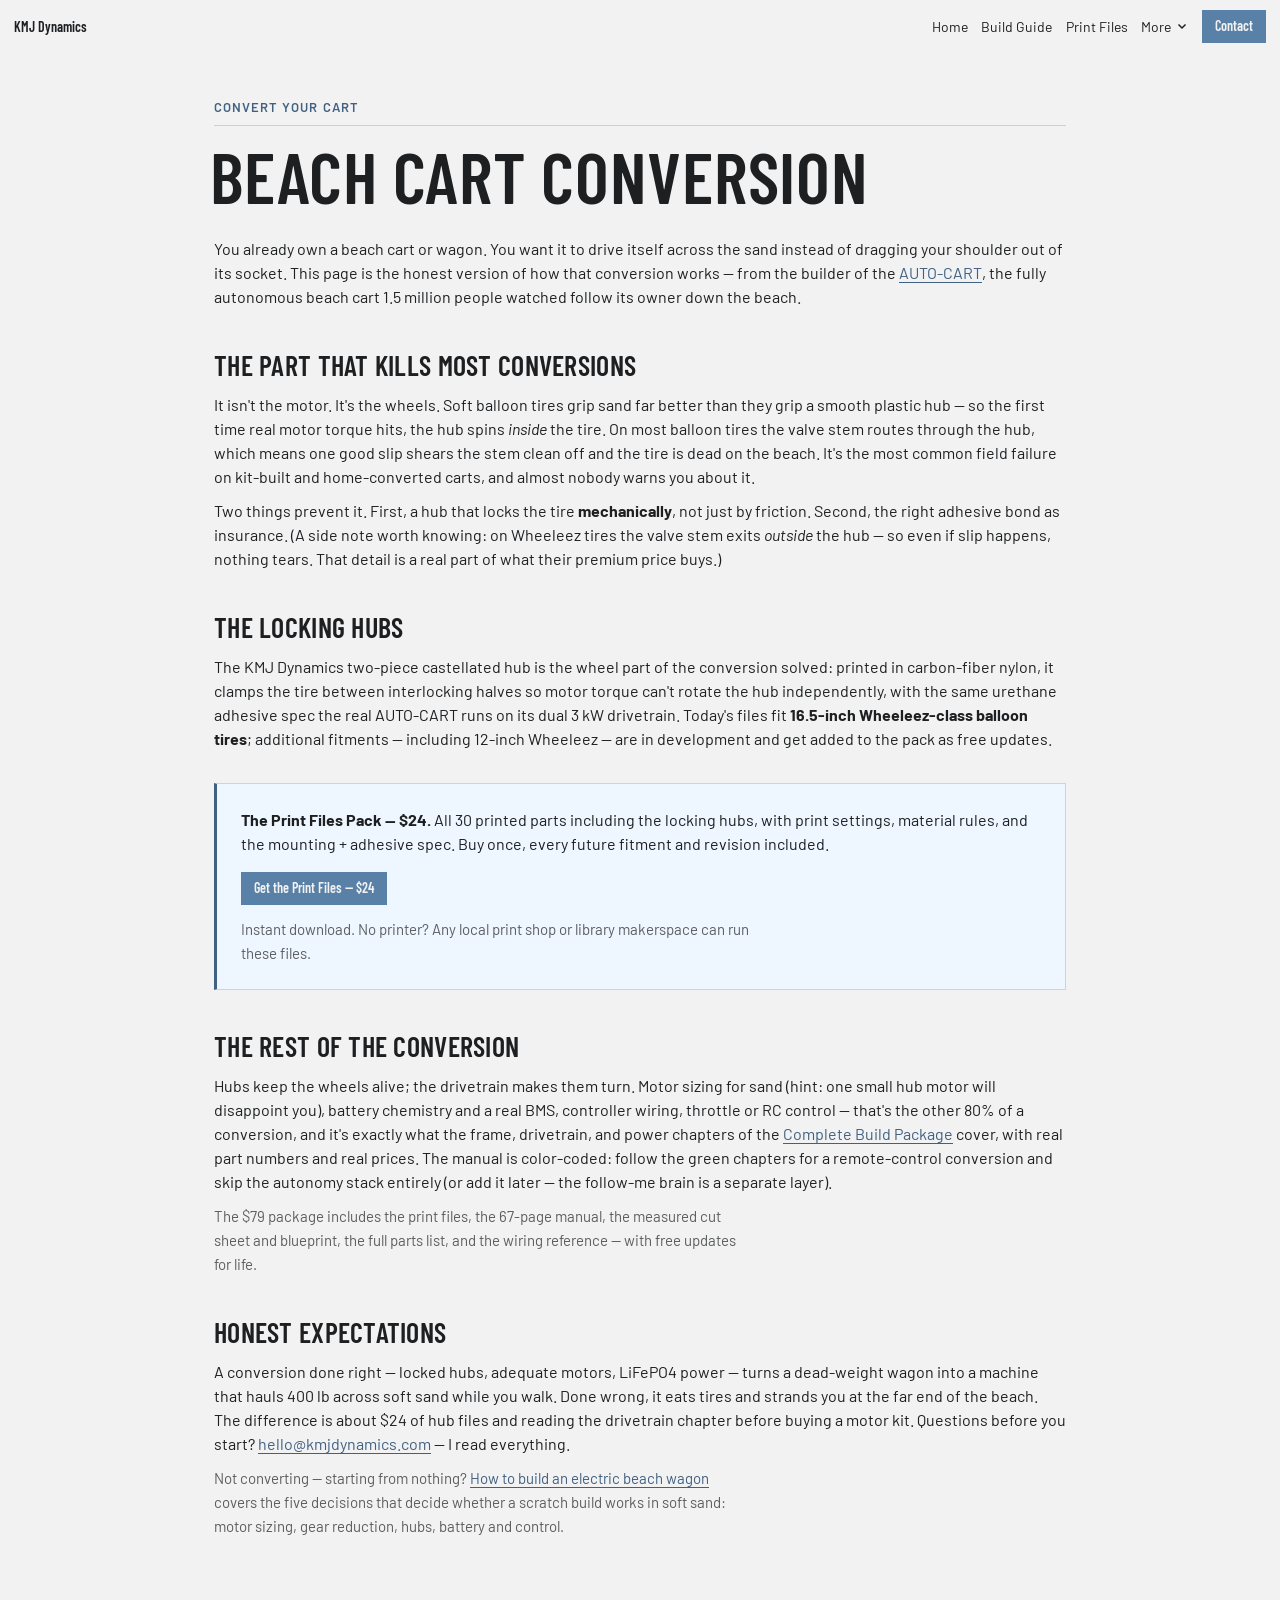
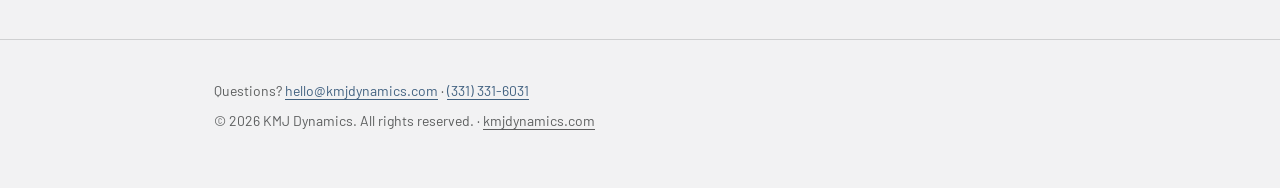
<file: convert/index.html>
<!doctype html>
<html lang="en">
<head>
<meta charset="utf-8" />
<meta name="viewport" content="width=device-width, initial-scale=1" />
<title>Beach Cart Conversion — Locking Hubs & Build Files | KMJ Dynamics</title>
<meta name="description" content="Convert your beach cart or wagon to motorized: solid locking wheel hubs that stop balloon tires spinning, plus the full drivetrain, battery and wiring guide." />
<link rel="canonical" href="https://kmjdynamics.com/convert/" />
<link rel="icon" href="data:image/svg+xml,<svg xmlns='http://www.w3.org/2000/svg' viewBox='0 0 64 64'><rect width='64' height='64' fill='%235980a6'/><text x='32' y='34' font-family='Barlow Condensed,Arial,sans-serif' font-size='30' font-weight='600' fill='white' text-anchor='middle' dominant-baseline='central'>K</text></svg>" />
<link rel="stylesheet" href="../_ds/industry-e32b27fd-ee23-4c9b-8e99-99882648f4cf/styles.css" />
<script type="application/ld+json">
{
  "@context": "https://schema.org",
  "@graph": [
    {
      "@type": "Organization",
      "@id": "https://kmjdynamics.com/#org",
      "name": "KMJ Dynamics",
      "url": "https://kmjdynamics.com/",
      "email": "hello@kmjdynamics.com",
      "sameAs": [
        "https://www.tiktok.com/@jmas1120",
        "https://www.youtube.com/@KMJDynamics",
        "https://www.facebook.com/kmjdynamics",
        "https://www.instagram.com/kmjdynamics/"
      ],
      "telephone": "+1-331-331-6031",
      "logo": "https://kmjdynamics.com/images/kmj-logo-orange.png"
    },
    {
      "@type": "WebPage",
      "@id": "https://kmjdynamics.com/convert/",
      "name": "Beach Cart Conversion — Locking Hubs, Motors & Build Files",
      "url": "https://kmjdynamics.com/convert/",
      "description": "How to convert a beach cart or wagon to motorized, and the locking hub design that prevents balloon tires spinning on the hub.",
      "about": {
        "@id": "https://kmjdynamics.com/stl/#print-pack"
      },
      "publisher": {
        "@id": "https://kmjdynamics.com/#org"
      }
    },
    {
      "@type": "FAQPage",
      "@id": "https://kmjdynamics.com/convert/#faq",
      "mainEntity": [
        {
          "@type": "Question",
          "name": "Can I convert my existing beach cart or wagon to electric?",
          "acceptedAnswer": {
            "@type": "Answer",
            "text": "Yes — a manual balloon-tire cart or wagon can be converted to motorized. The three pieces that matter are the wheel hubs (the tire must be mechanically locked so motor torque can't spin it on the hub), the drivetrain (motor, controller, battery), and the wiring. KMJ Dynamics publishes the 3D-printable locking hub files ($24) and a complete build guide covering the full drivetrain, battery, and wiring ($79) at kmjdynamics.com."
          }
        },
        {
          "@type": "Question",
          "name": "Why does my balloon tire spin on the hub on a motorized cart?",
          "acceptedAnswer": {
            "@type": "Answer",
            "text": "Soft balloon tires grip sand better than they grip a smooth hub. Under motor torque the hub can rotate inside the stationary tire — and on tires whose valve stem routes through the hub, that rotation shears the valve stem and destroys the tire. The fix is a hub that locks the tire mechanically (not just by friction) plus a specified adhesive bond. Tires with the valve stem outside the hub, like Wheeleez, survive slip without damage — which is part of what their premium buys."
          }
        },
        {
          "@type": "Question",
          "name": "What size tires do the KMJ Dynamics hub files fit?",
          "acceptedAnswer": {
            "@type": "Answer",
            "text": "Today's print files fit 16.5-inch Wheeleez-class balloon tires. Additional fitments — including 12-inch Wheeleez — are in development and are added to the pack as free updates."
          }
        },
        {
          "@type": "Question",
          "name": "Do I need the full build guide or just the print files for a conversion?",
          "acceptedAnswer": {
            "@type": "Answer",
            "text": "If you only need the locking hubs and printed parts, the $24 Print Files Pack stands alone. If you're doing the full conversion — motor sizing, battery, controller, wiring — the $79 Complete Build Package includes the print files plus the manual whose frame, drivetrain, and power chapters are exactly the conversion recipe (the autonomy chapters are optional and clearly separated)."
          }
        }
      ]
    }
  ]
}
</script>
<style>
  body { margin: 0; background: var(--color-bg); text-wrap: pretty; font-family: var(--font-body); color: var(--color-text); }
  a { color: var(--color-accent-700); }
  a:hover { color: var(--color-accent-800); }
  .doc { max-width: 900px; margin: 0 auto; padding: 48px 24px 90px; font-size: 16px; line-height: 24px; }
  .kicker { display: block; font-size: 13px; line-height: 12px; letter-spacing: 0.08em; text-transform: uppercase; font-weight: 600; color: var(--color-accent-700); margin: 0 0 12px; }
  .kicker-rule { height: 1px; border: 0; background: var(--color-divider); margin: 0; }
  h1 { font-family: var(--font-heading); font-weight: var(--font-heading-weight); font-size: clamp(44px, 6vw, 72px); line-height: 1.04; letter-spacing: 0.01em; text-transform: uppercase; margin: 12px 0 24px -0.052em; }
  h2 { font-family: var(--font-heading); font-weight: var(--font-heading-weight); font-size: 28px; line-height: 1.15; text-transform: uppercase; letter-spacing: 0.01em; margin: 40px 0 12px; }
  .meta { color: color-mix(in srgb, var(--color-text) 70%, transparent); font-size: 15px; line-height: 24px; max-width: 66ch; }
  .cta-box { margin: 32px 0; padding: 24px; border: 1px solid var(--color-accent-300); border-left: 3px solid var(--color-accent-700); background: var(--color-accent-100); }
  .cta-box p { margin: 0 0 16px; }
  .nav { position: relative; }
  .nav-desktop { display: contents; }
  .nav-menu-btn { display: none; }
  @media (max-width: 760px) {
    .nav-desktop { display: none; }
    .nav-menu-btn { display: inline-flex; }
  }
  .nav-mobile { position: absolute; top: 100%; left: 0; right: 0; background: var(--color-bg); border-bottom: 1px solid var(--color-divider); box-shadow: var(--shadow-md); display: none; flex-direction: column; }
  .nav-mobile.open { display: flex; }
  .nav-mobile a { text-decoration: none; font-size: 16px; padding: 14px 24px; border-top: 1px solid var(--color-divider); color: var(--color-text); }
  footer { border-top: 1px solid var(--color-divider); }
  footer .inner { max-width: 900px; margin: 0 auto; padding: 40px 24px 56px; font-size: 14px; line-height: 22px; color: color-mix(in srgb, var(--color-text) 70%, transparent); }

    .nav-more { position: relative; display: inline-flex; }
    .nav-more-btn { font-family: var(--font-body); font-size: 14px; background: none; border: 0; cursor: pointer; color: inherit; display: inline-flex; align-items: center; gap: 5px; padding: 0; }
    .nav-more-btn:hover { color: var(--color-accent); }
    .nav-more-panel { display: none; position: absolute; top: 100%; right: -8px; padding-top: 16px; z-index: 70; }
    .nav-more:hover .nav-more-panel, .nav-more:focus-within .nav-more-panel { display: block; }
    .nav-more-inner { display: flex; flex-direction: column; min-width: 235px; background: var(--color-bg); border: 1px solid var(--color-divider); box-shadow: var(--shadow-md); }
    .nav-more-inner a { text-decoration: none; font-size: 14px; color: var(--color-text); padding: 12px 18px; }
    .nav-more-inner a + a { border-top: 1px solid var(--color-divider); }
    .nav-more-inner a:hover { color: var(--color-accent-700); background: color-mix(in srgb, var(--color-text) 4%, transparent); }
  </style>
</head>
<body>
<nav class="nav" style="position:sticky; top:0; z-index:50; background:var(--color-bg);">
  <a class="nav-brand" href="../index.html" style="text-decoration:none; color:inherit;">KMJ Dynamics</a>
  <span class="nav-desktop">
    <a href="../index.html" style="text-decoration:none; font-size:14px; white-space:nowrap;">Home</a>
    <a href="../build.html" style="text-decoration:none; font-size:14px; white-space:nowrap;">Build Guide</a>
    <a href="../stl/" style="text-decoration:none; font-size:14px; white-space:nowrap;">Print Files</a>
    <span class="nav-more">
      <button type="button" class="nav-more-btn" aria-haspopup="true">More<svg width="12" height="12" viewBox="0 0 12 12" fill="none"><path d="M2.5 4.5 L6 8 L9.5 4.5" stroke="currentColor" stroke-width="1.5" fill="none"></path></svg></button>
      <div class="nav-more-panel"><div class="nav-more-inner">
        <a href="../cart3d.html">3D Model</a>
        <a href="../work.html">The Jobsite Runner</a>
        <a href="../how-to-build-electric-beach-wagon/">How to Build a Beach Wagon</a>
        <a href="../convert/">Convert Your Wagon</a>
        <a href="../stl/">Print Files</a>
      </div></div>
    </span>
    <a href="../index.html#contact" style="text-decoration:none;"><button type="button" class="btn btn-primary" style="white-space:nowrap;">Contact</button></a>
  </span>
  <button type="button" class="btn btn-ghost nav-menu-btn" id="navMenuBtn" aria-expanded="false" style="white-space:nowrap;">Menu</button>
  <div class="nav-mobile" id="navMobile">
    <a href="../index.html">Home</a>
    <a href="../build.html">Build Guide</a>
    <a href="../stl/">Print Files</a>
          <a href="../cart3d.html" style="text-decoration:none;">3D Model</a>
      <a href="../work.html" style="text-decoration:none;">The Jobsite Runner</a>
      <a href="../how-to-build-electric-beach-wagon/" style="text-decoration:none;">How to Build a Beach Wagon</a>
      <a href="../convert/" style="text-decoration:none;">Convert Your Wagon</a>
      <a href="../stl/" style="text-decoration:none;">Print Files</a>
<a href="../index.html#contact" style="font-weight:600; color:var(--color-accent-700);">Contact</a>
  </div>
</nav>

<main class="doc">
  <span class="kicker">Convert Your Cart</span>
  <hr class="kicker-rule" />
  <h1>Beach Cart Conversion</h1>
  <p>You already own a beach cart or wagon. You want it to drive itself across the sand instead of dragging your shoulder out of its socket. This page is the honest version of how that conversion works — from the builder of the <a href="../index.html">AUTO-CART</a>, the fully autonomous beach cart 1.5&nbsp;million people watched follow its owner down the beach.</p>

  <h2>The part that kills most conversions</h2>
  <p>It isn't the motor. It's the wheels. Soft balloon tires grip sand far better than they grip a smooth plastic hub — so the first time real motor torque hits, the hub spins <em>inside</em> the tire. On most balloon tires the valve stem routes through the hub, which means one good slip shears the stem clean off and the tire is dead on the beach. It's the most common field failure on kit-built and home-converted carts, and almost nobody warns you about it.</p>
  <p>Two things prevent it. First, a hub that locks the tire <strong>mechanically</strong>, not just by friction. Second, the right adhesive bond as insurance. (A side note worth knowing: on Wheeleez tires the valve stem exits <em>outside</em> the hub — so even if slip happens, nothing tears. That detail is a real part of what their premium price buys.)</p>

  <h2>The locking hubs</h2>
  <p>The KMJ Dynamics two-piece castellated hub is the wheel part of the conversion solved: printed in carbon-fiber nylon, it clamps the tire between interlocking halves so motor torque can't rotate the hub independently, with the same urethane adhesive spec the real AUTO-CART runs on its dual 3&nbsp;kW drivetrain. Today's files fit <strong>16.5-inch Wheeleez-class balloon tires</strong>; additional fitments — including 12-inch Wheeleez — are in development and get added to the pack as free updates.</p>

  <div class="cta-box">
    <p><strong>The Print Files Pack — $24.</strong> All 30 printed parts including the locking hubs, with print settings, material rules, and the mounting + adhesive spec. Buy once, every future fitment and revision included.</p>
    <a href="https://kmjdynamics.gumroad.com/l/beach-cart-print-files" style="text-decoration:none;"><button type="button" class="btn btn-primary">Get the Print Files — $24</button></a>
    <p class="meta" style="margin:12px 0 0;">Instant download. No printer? Any local print shop or library makerspace can run these files.</p>
  </div>

  <h2>The rest of the conversion</h2>
  <p>Hubs keep the wheels alive; the drivetrain makes them turn. Motor sizing for sand (hint: one small hub motor will disappoint you), battery chemistry and a real BMS, controller wiring, throttle or RC control — that's the other 80% of a conversion, and it's exactly what the frame, drivetrain, and power chapters of the <a href="../build.html">Complete Build Package</a> cover, with real part numbers and real prices. The manual is color-coded: follow the green chapters for a remote-control conversion and skip the autonomy stack entirely (or add it later — the follow-me brain is a separate layer).</p>
  <p class="meta">The $79 package includes the print files, the 67-page manual, the measured cut sheet and blueprint, the full parts list, and the wiring reference — with free updates for life.</p>

  <h2>Honest expectations</h2>
  <p>A conversion done right — locked hubs, adequate motors, LiFePO4 power — turns a dead-weight wagon into a machine that hauls 400&nbsp;lb across soft sand while you walk. Done wrong, it eats tires and strands you at the far end of the beach. The difference is about $24 of hub files and reading the drivetrain chapter before buying a motor kit. Questions before you start? <a href="mailto:hello@kmjdynamics.com">hello@kmjdynamics.com</a> — I read everything.</p>
  <p class="meta">Not converting — starting from nothing? <a href="../how-to-build-electric-beach-wagon/">How to build an electric beach wagon</a> covers the five decisions that decide whether a scratch build works in soft sand: motor sizing, gear reduction, hubs, battery and control.</p>
</main>

<footer>
  <div class="inner">
    <p style="margin:0;">Questions? <a href="mailto:hello@kmjdynamics.com">hello@kmjdynamics.com</a> · <a href="tel:+13313316031">(331) 331-6031</a></p>
    <p style="margin:8px 0 0;">© <span id="year"></span> KMJ Dynamics. All rights reserved. · <a href="../index.html" style="color:inherit;">kmjdynamics.com</a></p>
  </div>
</footer>

<script>
  document.getElementById('year').textContent = new Date().getFullYear();
</script>
<script>
(function(){
  var btn = document.getElementById('navMenuBtn'), panel = document.getElementById('navMobile');
  btn.addEventListener('click', function(){
    var open = panel.classList.toggle('open');
    btn.textContent = open ? 'Close' : 'Menu';
    btn.setAttribute('aria-expanded', open);
  });
  panel.querySelectorAll('a').forEach(function(a){ a.addEventListener('click', function(){
    panel.classList.remove('open'); btn.textContent = 'Menu'; btn.setAttribute('aria-expanded','false');
  }); });
})();
</script>
<script data-goatcounter="https://kmjdynamics.goatcounter.com/count" async src="//gc.zgo.at/count.js"></script>
</body>
</html>
</file>
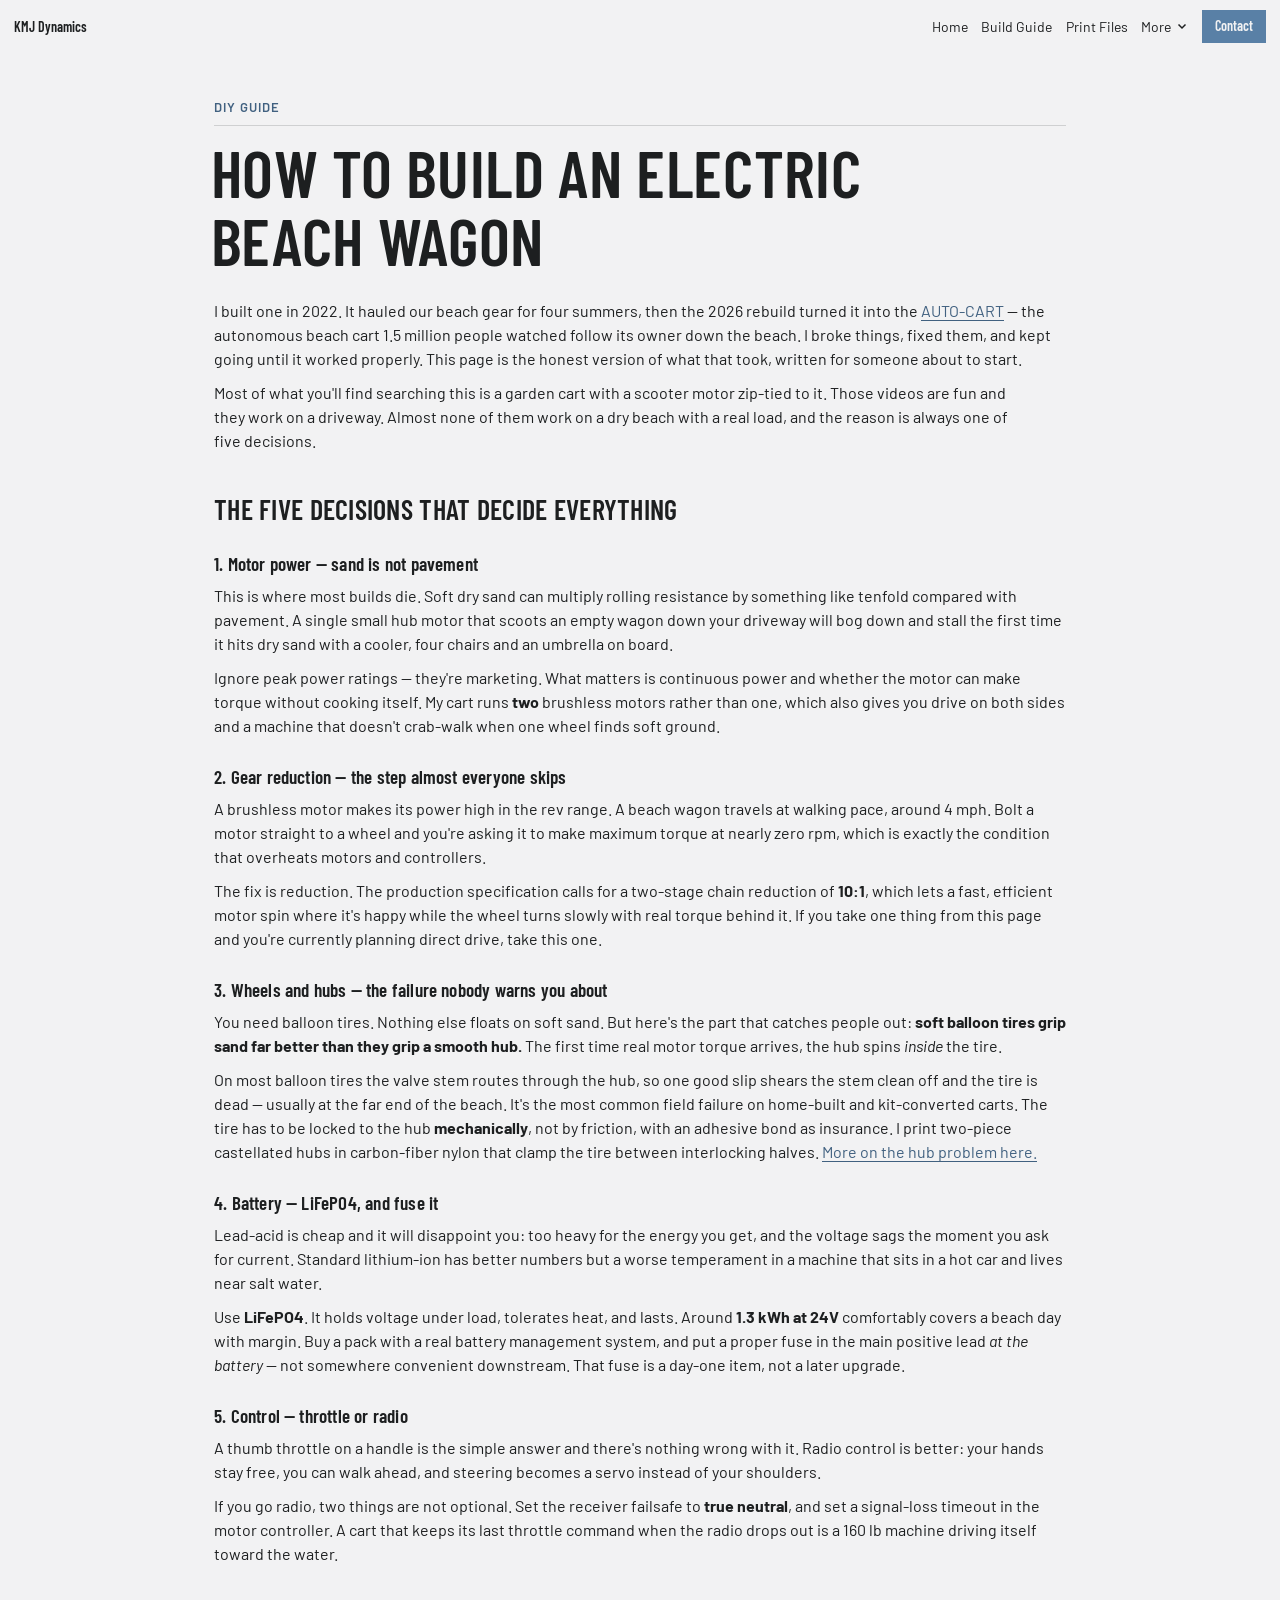
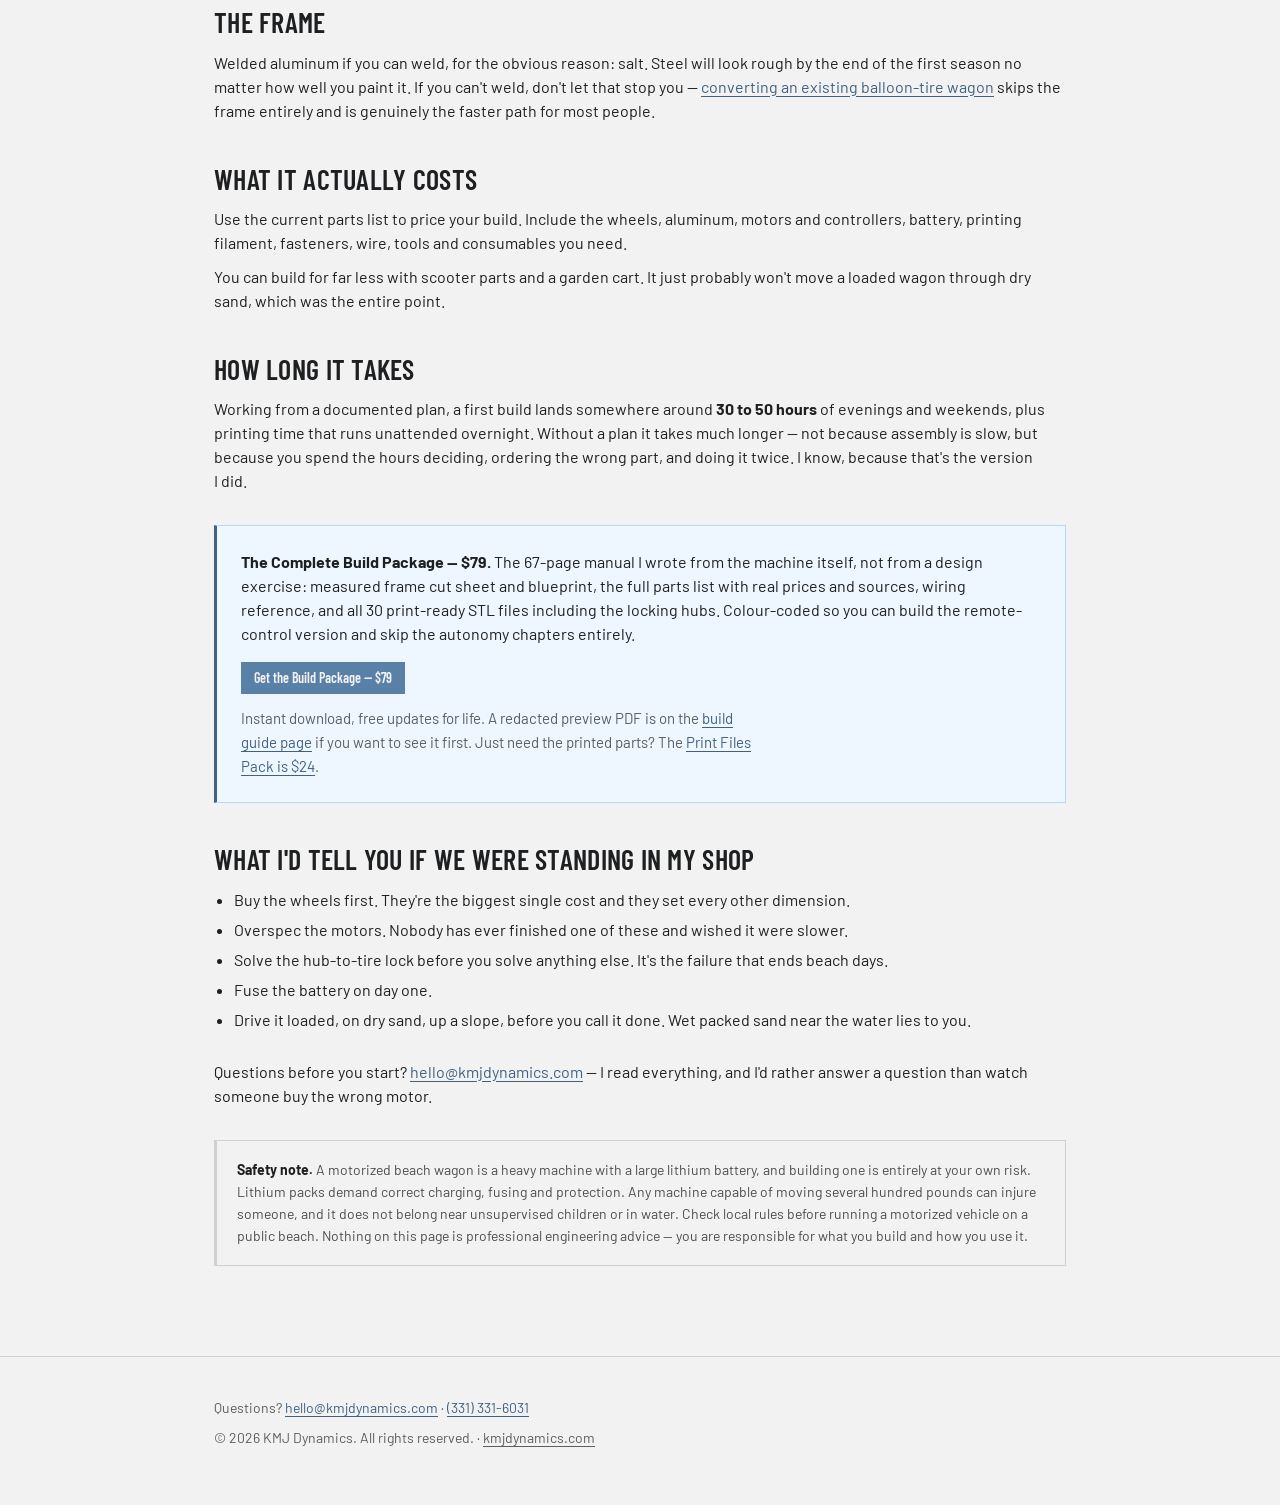
<file: how-to-build-electric-beach-wagon/index.html>
<!doctype html>
<html lang="en">
<head>
<meta charset="utf-8" />
<meta name="viewport" content="width=device-width, initial-scale=1" />
<title>How to Build an Electric Beach Wagon — The Honest Version</title>
<meta name="description" content="How to build an electric beach wagon that works in soft sand: motor sizing, gear reduction, wheel hubs, LiFePO4 power and control, including what fails and why." />
<link rel="canonical" href="https://kmjdynamics.com/how-to-build-electric-beach-wagon/" />
<link rel="icon" href="data:image/svg+xml,<svg xmlns='http://www.w3.org/2000/svg' viewBox='0 0 64 64'><rect width='64' height='64' fill='%235980a6'/><text x='32' y='34' font-family='Barlow Condensed,Arial,sans-serif' font-size='30' font-weight='600' fill='white' text-anchor='middle' dominant-baseline='central'>K</text></svg>" />
<link rel="stylesheet" href="../_ds/industry-e32b27fd-ee23-4c9b-8e99-99882648f4cf/styles.css" />
<script type="application/ld+json">
{
  "@context": "https://schema.org",
  "@graph": [
    {
      "@type": "Organization",
      "@id": "https://kmjdynamics.com/#org",
      "name": "KMJ Dynamics",
      "url": "https://kmjdynamics.com/",
      "email": "hello@kmjdynamics.com",
      "sameAs": [
        "https://www.tiktok.com/@jmas1120",
        "https://www.youtube.com/@KMJDynamics",
        "https://www.facebook.com/kmjdynamics",
        "https://www.instagram.com/kmjdynamics/"
      ],
      "telephone": "+1-331-331-6031",
      "logo": "https://kmjdynamics.com/images/kmj-logo-orange.png"
    },
    {
      "@type": "WebPage",
      "@id": "https://kmjdynamics.com/how-to-build-electric-beach-wagon/",
      "name": "How to Build an Electric Beach Wagon — The Honest Version",
      "url": "https://kmjdynamics.com/how-to-build-electric-beach-wagon/",
      "description": "The five decisions that determine whether a home-built electric beach wagon works in soft sand, from the builder of the autonomous AUTO-CART.",
      "publisher": {
        "@id": "https://kmjdynamics.com/#org"
      }
    },
    {
      "@type": "HowTo",
      "@id": "https://kmjdynamics.com/how-to-build-electric-beach-wagon/#howto",
      "name": "How to build an electric beach wagon",
      "description": "Building a motorized beach wagon that works in soft sand comes down to five decisions: motor power, gear reduction, wheels and hubs, battery chemistry, and control method.",
      "totalTime": "PT40H",
      "step": [
        {
          "@type": "HowToStep",
          "name": "Size the motors for sand, not pavement",
          "text": "Soft sand can multiply rolling resistance roughly tenfold versus pavement. A single small hub motor that moves a wagon on a driveway will stall on a dry beach. Plan for real continuous power, not peak-rated marketing numbers."
        },
        {
          "@type": "HowToStep",
          "name": "Gear it down",
          "text": "A brushless motor makes its torque at high rpm, but a beach wagon travels at walking pace. Without substantial reduction the motor overheats trying to make torque at low rpm. A two-stage chain reduction around 10:1 puts a fast motor into the right band."
        },
        {
          "@type": "HowToStep",
          "name": "Lock the tire to the hub",
          "text": "Balloon tires grip sand better than they grip a smooth hub. Under motor torque the hub spins inside the tire, and on tires whose valve stem routes through the hub, that shears the stem and destroys the tire. Use a hub that locks the tire mechanically plus a specified urethane bond."
        },
        {
          "@type": "HowToStep",
          "name": "Choose LiFePO4 with a real BMS",
          "text": "Lead-acid is too heavy for the energy delivered and sags under load. LiFePO4 holds voltage under current draw, tolerates heat better than lithium-ion, and a proper battery management system protects the pack. Budget roughly 1.3 kWh for a full beach day."
        },
        {
          "@type": "HowToStep",
          "name": "Decide throttle or radio control",
          "text": "A thumb throttle on a handle is simplest. Radio control frees your hands and lets you walk ahead of the cart, but requires a receiver failsafe set to true neutral and a controller timeout so signal loss stops the machine instead of running it away."
        }
      ]
    },
    {
      "@type": "FAQPage",
      "@id": "https://kmjdynamics.com/how-to-build-electric-beach-wagon/#faq",
      "mainEntity": [
        {
          "@type": "Question",
          "name": "How much does it cost to build an electric beach wagon?",
          "acceptedAnswer": {
            "@type": "Answer",
            "text": "Use the current parts list to price your build. Include the wheels, aluminum, motors and controllers, battery, printing filament, fasteners, wire, tools and consumables you need."
          }
        },
        {
          "@type": "Question",
          "name": "What size motor do I need for an electric beach wagon?",
          "acceptedAnswer": {
            "@type": "Answer",
            "text": "More than you think. Soft dry sand can multiply rolling resistance roughly ten times compared with pavement, so a single small hub motor that works fine on a driveway will stall on a beach. The KMJ Dynamics cart runs two brushless motors through chain reduction, which delivers walking-pace speed with enough torque to move a 400+ lb payload over soft sand."
          }
        },
        {
          "@type": "Question",
          "name": "Why does my balloon tire spin on the hub?",
          "acceptedAnswer": {
            "@type": "Answer",
            "text": "Soft balloon tires grip sand far better than they grip a smooth plastic hub, so when motor torque arrives the hub rotates inside the stationary tire. On tires whose valve stem routes through the hub, one slip shears the stem and kills the tire. The fix is a hub that locks the tire mechanically rather than by friction, plus the correct adhesive bond."
          }
        },
        {
          "@type": "Question",
          "name": "Can I convert an existing beach wagon instead of building from scratch?",
          "acceptedAnswer": {
            "@type": "Answer",
            "text": "Yes. If you already own a balloon-tire cart or wagon, converting it is usually cheaper and faster than welding a frame. The wheels and hubs are the part that most often fails on a conversion. KMJ Dynamics publishes a dedicated conversion page at kmjdynamics.com/convert/."
          }
        },
        {
          "@type": "Question",
          "name": "What battery should I use for a motorized beach cart?",
          "acceptedAnswer": {
            "@type": "Answer",
            "text": "LiFePO4. It holds voltage under heavy current draw, tolerates heat far better than standard lithium-ion, and is the sensible chemistry for a machine that sits in a hot car and gets used near salt water. Around 1.3 kWh at 24V covers a full beach day. Use a pack with a real battery management system and fuse the main positive lead at the battery."
          }
        },
        {
          "@type": "Question",
          "name": "How long does it take to build an electric beach wagon?",
          "acceptedAnswer": {
            "@type": "Answer",
            "text": "For a first build working from a documented plan, expect somewhere in the range of 30 to 50 hours spread across evenings and weekends, plus 3D printing time that runs unattended. Building without a plan takes far longer, because most of the hours go into decisions and rework rather than assembly."
          }
        }
      ]
    }
  ]
}
</script>
<style>
  body { margin: 0; background: var(--color-bg); text-wrap: pretty; font-family: var(--font-body); color: var(--color-text); }
  a { color: var(--color-accent-700); }
  a:hover { color: var(--color-accent-800); }
  .doc { max-width: 900px; margin: 0 auto; padding: 48px 24px 90px; font-size: 16px; line-height: 24px; }
  .kicker { display: block; font-size: 13px; line-height: 12px; letter-spacing: 0.08em; text-transform: uppercase; font-weight: 600; color: var(--color-accent-700); margin: 0 0 12px; }
  .kicker-rule { height: 1px; border: 0; background: var(--color-divider); margin: 0; }
  h1 { font-family: var(--font-heading); font-weight: var(--font-heading-weight); font-size: clamp(40px, 5.4vw, 66px); line-height: 1.04; letter-spacing: 0.01em; text-transform: uppercase; margin: 12px 0 24px -0.052em; }
  h2 { font-family: var(--font-heading); font-weight: var(--font-heading-weight); font-size: 28px; line-height: 1.15; text-transform: uppercase; letter-spacing: 0.01em; margin: 40px 0 12px; }
  h3 { font-family: var(--font-heading); font-weight: var(--font-heading-weight); font-size: 19px; line-height: 1.2; letter-spacing: 0.01em; margin: 28px 0 8px; }
  .meta { color: color-mix(in srgb, var(--color-text) 70%, transparent); font-size: 15px; line-height: 24px; max-width: 66ch; }
  .cta-box { margin: 32px 0; padding: 24px; border: 1px solid var(--color-accent-300); border-left: 3px solid var(--color-accent-700); background: var(--color-accent-100); }
  .cta-box p { margin: 0 0 16px; }
  .safety { margin: 32px 0 0; padding: 18px 20px; border: 1px solid var(--color-divider); border-left: 3px solid var(--color-divider); font-size: 14px; line-height: 22px; color: color-mix(in srgb, var(--color-text) 78%, transparent); }
  .safety strong { color: var(--color-text); }
  ul.tight { margin: 8px 0 0; padding-left: 20px; }
  ul.tight li { margin: 0 0 6px; }
  .nav { position: relative; }
  .nav-desktop { display: contents; }
  .nav-menu-btn { display: none; }
  @media (max-width: 760px) {
    .nav-desktop { display: none; }
    .nav-menu-btn { display: inline-flex; }
  }
  .nav-mobile { position: absolute; top: 100%; left: 0; right: 0; background: var(--color-bg); border-bottom: 1px solid var(--color-divider); box-shadow: var(--shadow-md); display: none; flex-direction: column; }
  .nav-mobile.open { display: flex; }
  .nav-mobile a { text-decoration: none; font-size: 16px; padding: 14px 24px; border-top: 1px solid var(--color-divider); color: var(--color-text); }
  footer { border-top: 1px solid var(--color-divider); }
  footer .inner { max-width: 900px; margin: 0 auto; padding: 40px 24px 56px; font-size: 14px; line-height: 22px; color: color-mix(in srgb, var(--color-text) 70%, transparent); }

    .nav-more { position: relative; display: inline-flex; }
    .nav-more-btn { font-family: var(--font-body); font-size: 14px; background: none; border: 0; cursor: pointer; color: inherit; display: inline-flex; align-items: center; gap: 5px; padding: 0; }
    .nav-more-btn:hover { color: var(--color-accent); }
    .nav-more-panel { display: none; position: absolute; top: 100%; right: -8px; padding-top: 16px; z-index: 70; }
    .nav-more:hover .nav-more-panel, .nav-more:focus-within .nav-more-panel { display: block; }
    .nav-more-inner { display: flex; flex-direction: column; min-width: 235px; background: var(--color-bg); border: 1px solid var(--color-divider); box-shadow: var(--shadow-md); }
    .nav-more-inner a { text-decoration: none; font-size: 14px; color: var(--color-text); padding: 12px 18px; }
    .nav-more-inner a + a { border-top: 1px solid var(--color-divider); }
    .nav-more-inner a:hover { color: var(--color-accent-700); background: color-mix(in srgb, var(--color-text) 4%, transparent); }
  </style>
</head>
<body>
<nav class="nav" style="position:sticky; top:0; z-index:50; background:var(--color-bg);">
  <a class="nav-brand" href="../index.html" style="text-decoration:none; color:inherit;">KMJ Dynamics</a>
  <span class="nav-desktop">
    <a href="../index.html" style="text-decoration:none; font-size:14px; white-space:nowrap;">Home</a>
    <a href="../build.html" style="text-decoration:none; font-size:14px; white-space:nowrap;">Build Guide</a>
    <a href="../stl/" style="text-decoration:none; font-size:14px; white-space:nowrap;">Print Files</a>
    <span class="nav-more">
      <button type="button" class="nav-more-btn" aria-haspopup="true">More<svg width="12" height="12" viewBox="0 0 12 12" fill="none"><path d="M2.5 4.5 L6 8 L9.5 4.5" stroke="currentColor" stroke-width="1.5" fill="none"></path></svg></button>
      <div class="nav-more-panel"><div class="nav-more-inner">
        <a href="../cart3d.html">3D Model</a>
        <a href="../work.html">The Jobsite Runner</a>
        <a href="../how-to-build-electric-beach-wagon/">How to Build a Beach Wagon</a>
        <a href="../convert/">Convert Your Wagon</a>
        <a href="../stl/">Print Files</a>
      </div></div>
    </span>
    <a href="../index.html#contact" style="text-decoration:none;"><button type="button" class="btn btn-primary" style="white-space:nowrap;">Contact</button></a>
  </span>
  <button type="button" class="btn btn-ghost nav-menu-btn" id="navMenuBtn" aria-expanded="false" style="white-space:nowrap;">Menu</button>
  <div class="nav-mobile" id="navMobile">
    <a href="../index.html">Home</a>
    <a href="../build.html">Build Guide</a>
    <a href="../stl/">Print Files</a>
          <a href="../cart3d.html" style="text-decoration:none;">3D Model</a>
      <a href="../work.html" style="text-decoration:none;">The Jobsite Runner</a>
      <a href="../how-to-build-electric-beach-wagon/" style="text-decoration:none;">How to Build a Beach Wagon</a>
      <a href="../convert/" style="text-decoration:none;">Convert Your Wagon</a>
      <a href="../stl/" style="text-decoration:none;">Print Files</a>
<a href="../index.html#contact" style="font-weight:600; color:var(--color-accent-700);">Contact</a>
  </div>
</nav>

<main class="doc">
  <span class="kicker">DIY Guide</span>
  <hr class="kicker-rule" />
  <h1>How to Build an Electric Beach Wagon</h1>
  <p>I built one in 2022. It hauled our beach gear for four summers, then the 2026 rebuild turned it into the <a href="../index.html">AUTO-CART</a> — the autonomous beach cart 1.5&nbsp;million people watched follow its owner down the beach. I broke things, fixed them, and kept going until it worked properly. This page is the honest version of what that took, written for someone about to start.</p>
  <p>Most of what you'll find searching this is a garden cart with a scooter motor zip-tied to it. Those videos are fun and they work on a driveway. Almost none of them work on a dry beach with a real load, and the reason is always one of five decisions.</p>

  <h2>The five decisions that decide everything</h2>

  <h3>1. Motor power — sand is not pavement</h3>
  <p>This is where most builds die. Soft dry sand can multiply rolling resistance by something like tenfold compared with pavement. A single small hub motor that scoots an empty wagon down your driveway will bog down and stall the first time it hits dry sand with a cooler, four chairs and an umbrella on board.</p>
  <p>Ignore peak power ratings — they're marketing. What matters is continuous power and whether the motor can make torque without cooking itself. My cart runs <strong>two</strong> brushless motors rather than one, which also gives you drive on both sides and a machine that doesn't crab-walk when one wheel finds soft ground.</p>

  <h3>2. Gear reduction — the step almost everyone skips</h3>
  <p>A brushless motor makes its power high in the rev range. A beach wagon travels at walking pace, around 4&nbsp;mph. Bolt a motor straight to a wheel and you're asking it to make maximum torque at nearly zero rpm, which is exactly the condition that overheats motors and controllers.</p>
  <p>The fix is reduction. The production specification calls for a two-stage chain reduction of <strong>10:1</strong>, which lets a fast, efficient motor spin where it's happy while the wheel turns slowly with real torque behind it. If you take one thing from this page and you're currently planning direct drive, take this one.</p>

  <h3>3. Wheels and hubs — the failure nobody warns you about</h3>
  <p>You need balloon tires. Nothing else floats on soft sand. But here's the part that catches people out: <strong>soft balloon tires grip sand far better than they grip a smooth hub.</strong> The first time real motor torque arrives, the hub spins <em>inside</em> the tire.</p>
  <p>On most balloon tires the valve stem routes through the hub, so one good slip shears the stem clean off and the tire is dead — usually at the far end of the beach. It's the most common field failure on home-built and kit-converted carts. The tire has to be locked to the hub <strong>mechanically</strong>, not by friction, with an adhesive bond as insurance. I print two-piece castellated hubs in carbon-fiber nylon that clamp the tire between interlocking halves. <a href="../convert/">More on the hub problem here.</a></p>

  <h3>4. Battery — LiFePO4, and fuse it</h3>
  <p>Lead-acid is cheap and it will disappoint you: too heavy for the energy you get, and the voltage sags the moment you ask for current. Standard lithium-ion has better numbers but a worse temperament in a machine that sits in a hot car and lives near salt water.</p>
  <p>Use <strong>LiFePO4</strong>. It holds voltage under load, tolerates heat, and lasts. Around <strong>1.3&nbsp;kWh at 24V</strong> comfortably covers a beach day with margin. Buy a pack with a real battery management system, and put a proper fuse in the main positive lead <em>at the battery</em> — not somewhere convenient downstream. That fuse is a day-one item, not a later upgrade.</p>

  <h3>5. Control — throttle or radio</h3>
  <p>A thumb throttle on a handle is the simple answer and there's nothing wrong with it. Radio control is better: your hands stay free, you can walk ahead, and steering becomes a servo instead of your shoulders.</p>
  <p>If you go radio, two things are not optional. Set the receiver failsafe to <strong>true neutral</strong>, and set a signal-loss timeout in the motor controller. A cart that keeps its last throttle command when the radio drops out is a 160&nbsp;lb machine driving itself toward the water.</p>

  <h2>The frame</h2>
  <p>Welded aluminum if you can weld, for the obvious reason: salt. Steel will look rough by the end of the first season no matter how well you paint it. If you can't weld, don't let that stop you — <a href="../convert/">converting an existing balloon-tire wagon</a> skips the frame entirely and is genuinely the faster path for most people.</p>

  <h2>What it actually costs</h2>
  <p>Use the current parts list to price your build. Include the wheels, aluminum, motors and controllers, battery, printing filament, fasteners, wire, tools and consumables you need.</p>
  <p>You can build for far less with scooter parts and a garden cart. It just probably won't move a loaded wagon through dry sand, which was the entire point.</p>

  <h2>How long it takes</h2>
  <p>Working from a documented plan, a first build lands somewhere around <strong>30 to 50 hours</strong> of evenings and weekends, plus printing time that runs unattended overnight. Without a plan it takes much longer — not because assembly is slow, but because you spend the hours deciding, ordering the wrong part, and doing it twice. I know, because that's the version I did.</p>

  <div class="cta-box">
    <p><strong>The Complete Build Package — $79.</strong> The 67-page manual I wrote from the machine itself, not from a design exercise: measured frame cut sheet and blueprint, the full parts list with real prices and sources, wiring reference, and all 30 print-ready STL files including the locking hubs. Colour-coded so you can build the remote-control version and skip the autonomy chapters entirely.</p>
    <a href="https://kmjdynamics.gumroad.com/l/beach-cart-build-package" style="text-decoration:none;"><button type="button" class="btn btn-primary">Get the Build Package — $79</button></a>
    <p class="meta" style="margin:12px 0 0;">Instant download, free updates for life. A redacted preview PDF is on the <a href="../build.html">build guide page</a> if you want to see it first. Just need the printed parts? The <a href="../stl/">Print Files Pack is $24</a>.</p>
  </div>

  <h2>What I'd tell you if we were standing in my shop</h2>
  <ul class="tight">
    <li>Buy the wheels first. They're the biggest single cost and they set every other dimension.</li>
    <li>Overspec the motors. Nobody has ever finished one of these and wished it were slower.</li>
    <li>Solve the hub-to-tire lock before you solve anything else. It's the failure that ends beach days.</li>
    <li>Fuse the battery on day one.</li>
    <li>Drive it loaded, on dry sand, up a slope, before you call it done. Wet packed sand near the water lies to you.</li>
  </ul>

  <p style="margin-top:28px;">Questions before you start? <a href="mailto:hello@kmjdynamics.com">hello@kmjdynamics.com</a> — I read everything, and I'd rather answer a question than watch someone buy the wrong motor.</p>

  <div class="safety">
    <p style="margin:0;"><strong>Safety note.</strong> A motorized beach wagon is a heavy machine with a large lithium battery, and building one is entirely at your own risk. Lithium packs demand correct charging, fusing and protection. Any machine capable of moving several hundred pounds can injure someone, and it does not belong near unsupervised children or in water. Check local rules before running a motorized vehicle on a public beach. Nothing on this page is professional engineering advice — you are responsible for what you build and how you use it.</p>
  </div>
</main>

<footer>
  <div class="inner">
    <p style="margin:0;">Questions? <a href="mailto:hello@kmjdynamics.com">hello@kmjdynamics.com</a> · <a href="tel:+13313316031">(331) 331-6031</a></p>
    <p style="margin:8px 0 0;">© <span id="year"></span> KMJ Dynamics. All rights reserved. · <a href="../index.html" style="color:inherit;">kmjdynamics.com</a></p>
  </div>
</footer>

<script>
  document.getElementById('year').textContent = new Date().getFullYear();
</script>
<script>
(function(){
  var btn = document.getElementById('navMenuBtn'), panel = document.getElementById('navMobile');
  btn.addEventListener('click', function(){
    var open = panel.classList.toggle('open');
    btn.textContent = open ? 'Close' : 'Menu';
    btn.setAttribute('aria-expanded', open);
  });
  panel.querySelectorAll('a').forEach(function(a){ a.addEventListener('click', function(){
    panel.classList.remove('open'); btn.textContent = 'Menu'; btn.setAttribute('aria-expanded','false');
  }); });
})();
</script>
<script data-goatcounter="https://kmjdynamics.goatcounter.com/count" async src="//gc.zgo.at/count.js"></script>
</body>
</html>
</file>
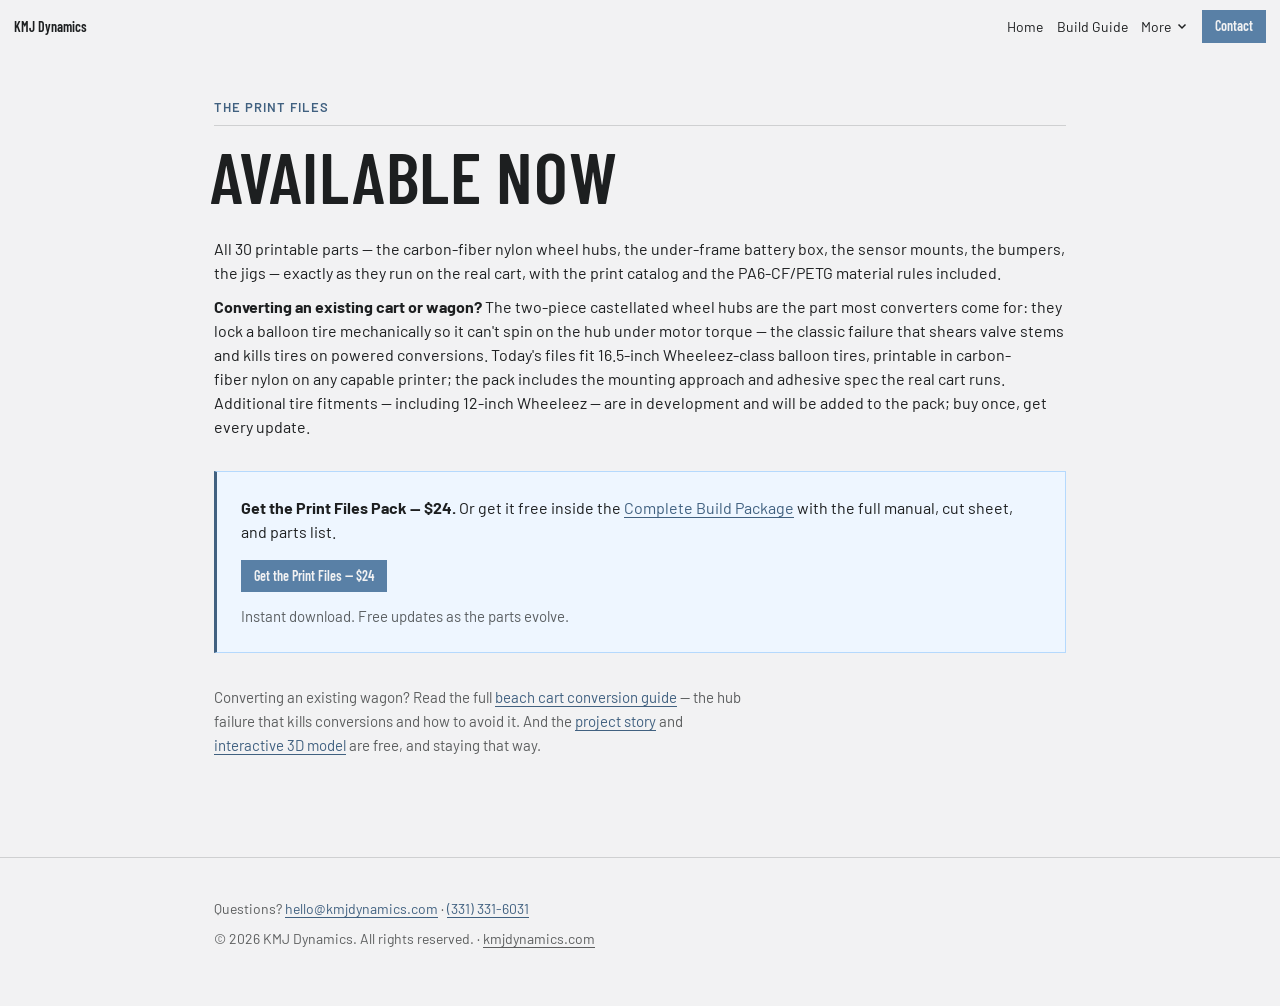
<file: stl/index.html>
<!doctype html>
<html lang="en">
<head>
<meta charset="utf-8" />
<meta name="viewport" content="width=device-width, initial-scale=1" />
<title>3D Print Files — Available Now — KMJ Dynamics</title>
<meta name="description" content="All 30 printable beach cart parts: carbon-fiber nylon locking wheel hubs, battery box, mounts and jigs. Standalone pack or inside the Complete Build Package." />
<link rel="canonical" href="https://kmjdynamics.com/stl/" />
<link rel="icon" href="data:image/svg+xml,<svg xmlns='http://www.w3.org/2000/svg' viewBox='0 0 64 64'><rect width='64' height='64' fill='%235980a6'/><text x='32' y='34' font-family='Barlow Condensed,Arial,sans-serif' font-size='30' font-weight='600' fill='white' text-anchor='middle' dominant-baseline='central'>K</text></svg>" />
<link rel="stylesheet" href="../_ds/industry-e32b27fd-ee23-4c9b-8e99-99882648f4cf/styles.css" />
<style>
  body { margin: 0; background: var(--color-bg); text-wrap: pretty; font-family: var(--font-body); color: var(--color-text); }
  a { color: var(--color-accent-700); }
  a:hover { color: var(--color-accent-800); }
  .doc { max-width: 900px; margin: 0 auto; padding: 48px 24px 90px; font-size: 16px; line-height: 24px; }
  .kicker { display: block; font-size: 13px; line-height: 12px; letter-spacing: 0.08em; text-transform: uppercase; font-weight: 600; color: var(--color-accent-700); margin: 0 0 12px; }
  .kicker-rule { height: 1px; border: 0; background: var(--color-divider); margin: 0; }
  h1 { font-family: var(--font-heading); font-weight: var(--font-heading-weight); font-size: clamp(44px, 6vw, 72px); line-height: 1.04; letter-spacing: 0.01em; text-transform: uppercase; margin: 12px 0 24px -0.052em; }
  .meta { color: color-mix(in srgb, var(--color-text) 70%, transparent); font-size: 15px; line-height: 24px; max-width: 66ch; }
  .cta-box { margin: 32px 0; padding: 24px; border: 1px solid var(--color-accent-300); border-left: 3px solid var(--color-accent-700); background: var(--color-accent-100); }
  .cta-box p { margin: 0 0 16px; }
  .nav { position: relative; }
  .nav-desktop { display: contents; }
  .nav-menu-btn { display: none; }
  @media (max-width: 760px) {
    .nav-desktop { display: none; }
    .nav-menu-btn { display: inline-flex; }
  }
  .nav-mobile { position: absolute; top: 100%; left: 0; right: 0; background: var(--color-bg); border-bottom: 1px solid var(--color-divider); box-shadow: var(--shadow-md); display: none; flex-direction: column; }
  .nav-mobile.open { display: flex; }
  .nav-mobile a { text-decoration: none; font-size: 16px; padding: 14px 24px; border-top: 1px solid var(--color-divider); color: var(--color-text); }
  footer { border-top: 1px solid var(--color-divider); }
  footer .inner { max-width: 900px; margin: 0 auto; padding: 40px 24px 56px; font-size: 14px; line-height: 22px; color: color-mix(in srgb, var(--color-text) 70%, transparent); }

    .nav-more { position: relative; display: inline-flex; }
    .nav-more-btn { font-family: var(--font-body); font-size: 14px; background: none; border: 0; cursor: pointer; color: inherit; display: inline-flex; align-items: center; gap: 5px; padding: 0; }
    .nav-more-btn:hover { color: var(--color-accent); }
    .nav-more-panel { display: none; position: absolute; top: 100%; right: -8px; padding-top: 16px; z-index: 70; }
    .nav-more:hover .nav-more-panel, .nav-more:focus-within .nav-more-panel { display: block; }
    .nav-more-inner { display: flex; flex-direction: column; min-width: 235px; background: var(--color-bg); border: 1px solid var(--color-divider); box-shadow: var(--shadow-md); }
    .nav-more-inner a { text-decoration: none; font-size: 14px; color: var(--color-text); padding: 12px 18px; }
    .nav-more-inner a + a { border-top: 1px solid var(--color-divider); }
    .nav-more-inner a:hover { color: var(--color-accent-700); background: color-mix(in srgb, var(--color-text) 4%, transparent); }
  </style>
<script type="application/ld+json">
{
  "@context": "https://schema.org",
  "@graph": [
    {
      "@type": "Organization",
      "@id": "https://kmjdynamics.com/#org",
      "name": "KMJ Dynamics",
      "url": "https://kmjdynamics.com/",
      "email": "hello@kmjdynamics.com",
      "sameAs": [
        "https://www.tiktok.com/@jmas1120",
        "https://www.youtube.com/@KMJDynamics",
        "https://www.facebook.com/kmjdynamics",
        "https://www.instagram.com/kmjdynamics/"
      ],
      "telephone": "+1-331-331-6031",
      "logo": "https://kmjdynamics.com/images/kmj-logo-orange.png"
    },
    {
      "@type": "Product",
      "@id": "https://kmjdynamics.com/stl/#print-pack",
      "name": "AUTO-CART Print Files Pack",
      "alternateName": [
        "Beach Cart Conversion Hub Files",
        "Balloon Tire Locking Hub 3D Print Files",
        "Beach Wagon Motorized Conversion Parts"
      ],
      "description": "The 30 3D-print files for the AUTO-CART build — hubs, battery box, mounts, bumpers, and jigs, with print settings and carbon-fiber-nylon rules. For builders who only need the printable parts, and for converters motorizing an existing wagon: the two-piece castellated hubs mechanically lock balloon tires so they can't spin on the hub under motor torque.",
      "brand": {
        "@type": "Brand",
        "name": "KMJ Dynamics"
      },
      "manufacturer": {
        "@id": "https://kmjdynamics.com/#org"
      },
      "category": "3D Printable Models",
      "image": "https://kmjdynamics.com/images/cart-hero.jpg",
      "url": "https://kmjdynamics.com/stl/",
      "offers": {
        "@type": "Offer",
        "price": "24.00",
        "priceCurrency": "USD",
        "availability": "https://schema.org/InStock",
        "url": "https://kmjdynamics.gumroad.com/l/beach-cart-print-files",
        "seller": {
          "@id": "https://kmjdynamics.com/#org"
        },
        "shippingDetails": {
          "@type": "OfferShippingDetails",
          "shippingRate": {
            "@type": "MonetaryAmount",
            "value": "0",
            "currency": "USD"
          },
          "shippingDestination": {
            "@type": "DefinedRegion",
            "addressCountry": "US"
          },
          "deliveryTime": {
            "@type": "ShippingDeliveryTime",
            "handlingTime": {
              "@type": "QuantitativeValue",
              "minValue": 0,
              "maxValue": 0,
              "unitCode": "DAY"
            },
            "transitTime": {
              "@type": "QuantitativeValue",
              "minValue": 0,
              "maxValue": 0,
              "unitCode": "DAY"
            }
          }
        },
        "hasMerchantReturnPolicy": {
          "@type": "MerchantReturnPolicy",
          "applicableCountry": "US",
          "returnPolicyCategory": "https://schema.org/MerchantReturnFiniteReturnWindow",
          "merchantReturnDays": 30,
          "returnFees": "https://schema.org/FreeReturn",
          "refundType": "https://schema.org/FullRefund",
          "merchantReturnLink": "https://kmjdynamics.gumroad.com/"
        }
      }
    }
  ]
}
</script>
</head>
<body>
<nav class="nav" style="position:sticky; top:0; z-index:50; background:var(--color-bg);">
  <a class="nav-brand" href="../index.html" style="text-decoration:none; color:inherit;">KMJ Dynamics</a>
  <span class="nav-desktop">
    <a href="../index.html" style="text-decoration:none; font-size:14px; white-space:nowrap;">Home</a>
    <a href="../build.html" style="text-decoration:none; font-size:14px; white-space:nowrap;">Build Guide</a>
    <span class="nav-more">
      <button type="button" class="nav-more-btn" aria-haspopup="true">More<svg width="12" height="12" viewBox="0 0 12 12" fill="none"><path d="M2.5 4.5 L6 8 L9.5 4.5" stroke="currentColor" stroke-width="1.5" fill="none"></path></svg></button>
      <div class="nav-more-panel"><div class="nav-more-inner">
        <a href="../cart3d.html">3D Model</a>
        <a href="../work.html">The Jobsite Runner</a>
        <a href="../how-to-build-electric-beach-wagon/">How to Build a Beach Wagon</a>
        <a href="../convert/">Convert Your Wagon</a>
        <a href="../stl/">Print Files</a>
      </div></div>
    </span>
    <a href="../index.html#contact" style="text-decoration:none;"><button type="button" class="btn btn-primary" style="white-space:nowrap;">Contact</button></a>
  </span>
  <button type="button" class="btn btn-ghost nav-menu-btn" id="navMenuBtn" aria-expanded="false" style="white-space:nowrap;">Menu</button>
  <div class="nav-mobile" id="navMobile">
    <a href="../index.html">Home</a>
    <a href="../build.html">Build Guide</a>
          <a href="../cart3d.html" style="text-decoration:none;">3D Model</a>
      <a href="../work.html" style="text-decoration:none;">The Jobsite Runner</a>
      <a href="../how-to-build-electric-beach-wagon/" style="text-decoration:none;">How to Build a Beach Wagon</a>
      <a href="../convert/" style="text-decoration:none;">Convert Your Wagon</a>
      <a href="../stl/" style="text-decoration:none;">Print Files</a>
<a href="../index.html#contact" style="font-weight:600; color:var(--color-accent-700);">Contact</a>
  </div>
</nav>

<main class="doc">
  <span class="kicker">The Print Files</span>
  <hr class="kicker-rule" />
  <h1>Available Now</h1>
  <p>All 30 printable parts — the carbon-fiber nylon wheel hubs, the under-frame battery box, the sensor mounts, the bumpers, the jigs — exactly as they run on the real cart, with the print catalog and the PA6-CF/PETG material rules included.</p>
  <p><strong>Converting an existing cart or wagon?</strong> The two-piece castellated wheel hubs are the part most converters come for: they lock a balloon tire mechanically so it can't spin on the hub under motor torque — the classic failure that shears valve stems and kills tires on powered conversions. Today's files fit 16.5-inch Wheeleez-class balloon tires, printable in carbon-fiber nylon on any capable printer; the pack includes the mounting approach and adhesive spec the real cart runs. Additional tire fitments — including 12-inch Wheeleez — are in development and will be added to the pack; buy once, get every update.</p>

  <div class="cta-box">
    <p><strong>Get the Print Files Pack — $24.</strong> Or get it free inside the <a href="../build.html">Complete Build Package</a> with the full manual, cut sheet, and parts list.</p>
    <a href="https://kmjdynamics.gumroad.com/l/beach-cart-print-files" style="text-decoration:none;"><button type="button" class="btn btn-primary">Get the Print Files — $24</button></a>
    <p class="meta" style="margin:12px 0 0;">Instant download. Free updates as the parts evolve.</p>
  </div>

  <p class="meta">Converting an existing wagon? Read the full <a href="../convert/">beach cart conversion guide</a> — the hub failure that kills conversions and how to avoid it. And the <a href="../index.html">project story</a> and <a href="../cart3d.html">interactive 3D model</a> are free, and staying that way.</p>
</main>

<footer>
  <div class="inner">
    <p style="margin:0;">Questions? <a href="mailto:hello@kmjdynamics.com">hello@kmjdynamics.com</a> · <a href="tel:+13313316031">(331) 331-6031</a></p>
    <p style="margin:8px 0 0;">© <span id="year"></span> KMJ Dynamics. All rights reserved. · <a href="../index.html" style="color:inherit;">kmjdynamics.com</a></p>
  </div>
</footer>

<script>
  document.getElementById('year').textContent = new Date().getFullYear();
</script>
<script>
(function(){
  var btn = document.getElementById('navMenuBtn'), panel = document.getElementById('navMobile');
  btn.addEventListener('click', function(){
    var open = panel.classList.toggle('open');
    btn.textContent = open ? 'Close' : 'Menu';
    btn.setAttribute('aria-expanded', open);
  });
  panel.querySelectorAll('a').forEach(function(a){ a.addEventListener('click', function(){
    panel.classList.remove('open'); btn.textContent = 'Menu'; btn.setAttribute('aria-expanded','false');
  }); });
})();
</script>
<script data-goatcounter="https://kmjdynamics.goatcounter.com/count" async src="//gc.zgo.at/count.js"></script>
</body>
</html>
</file>
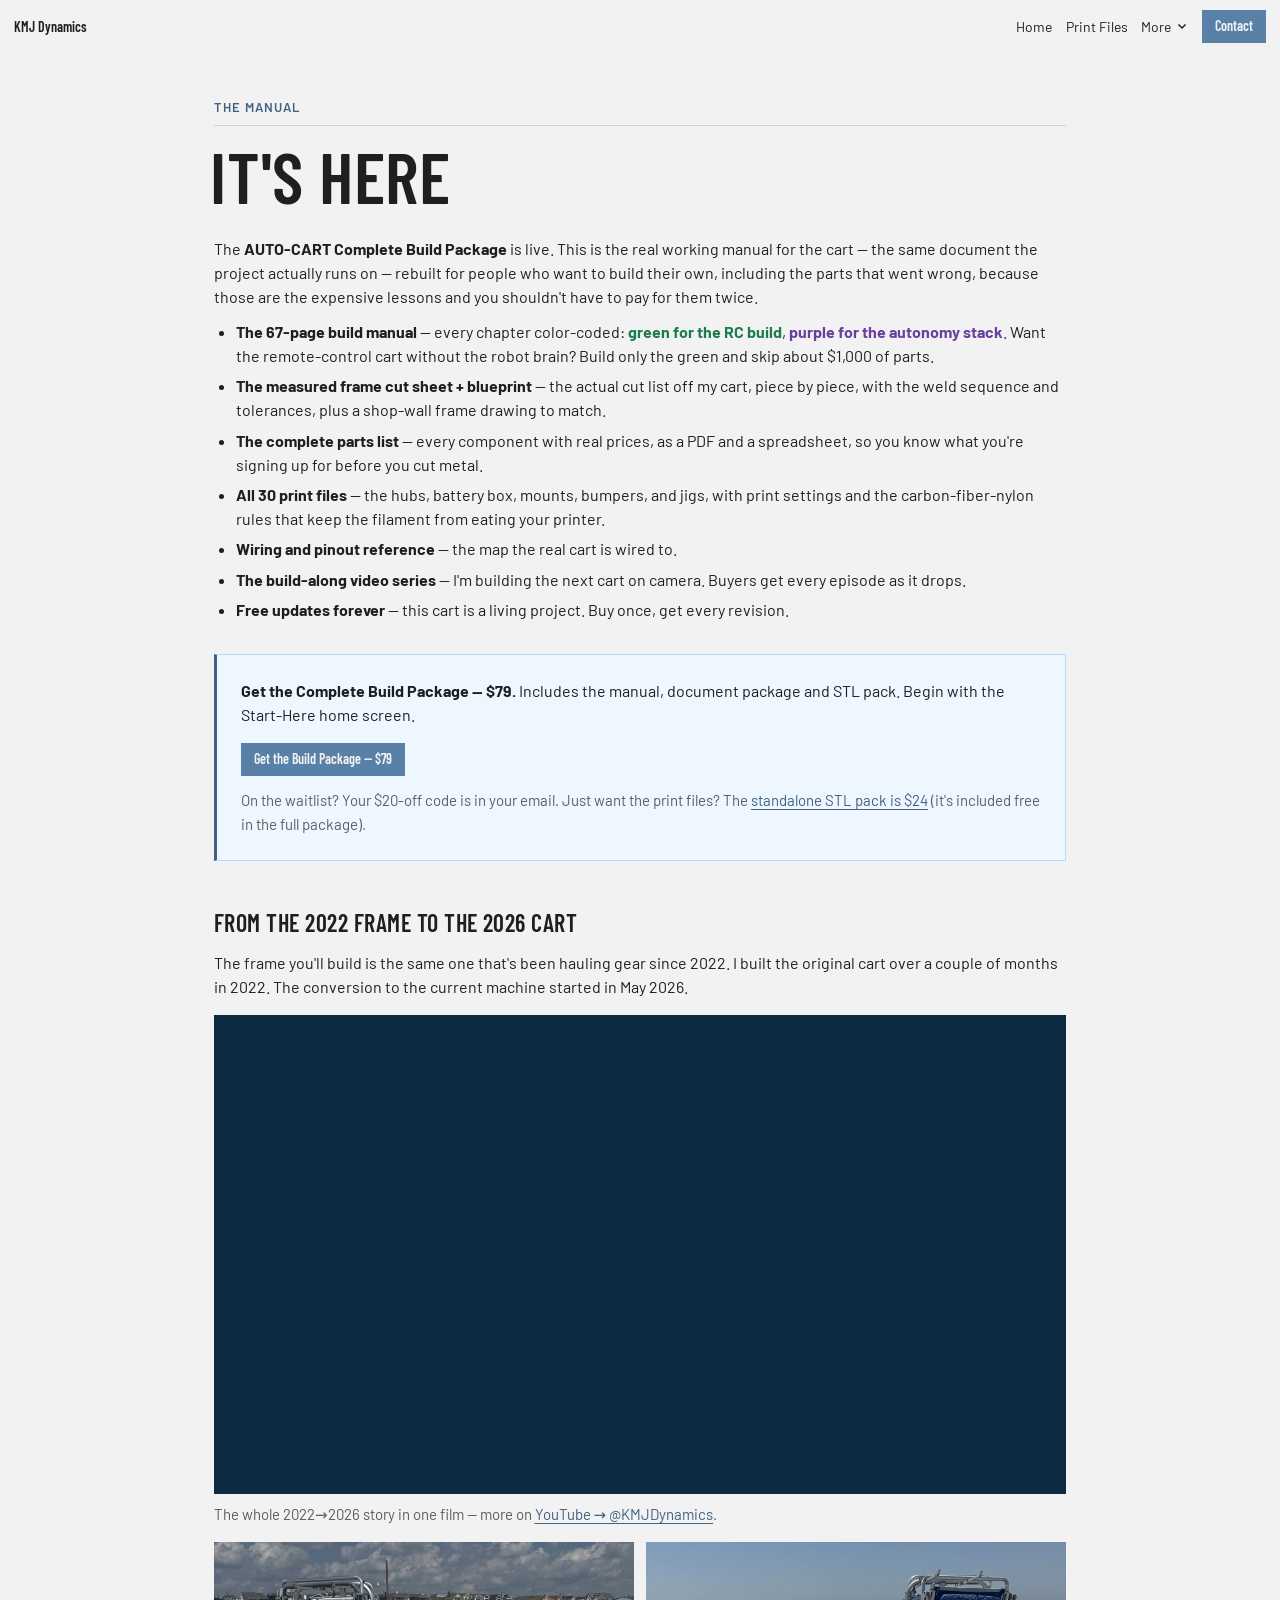
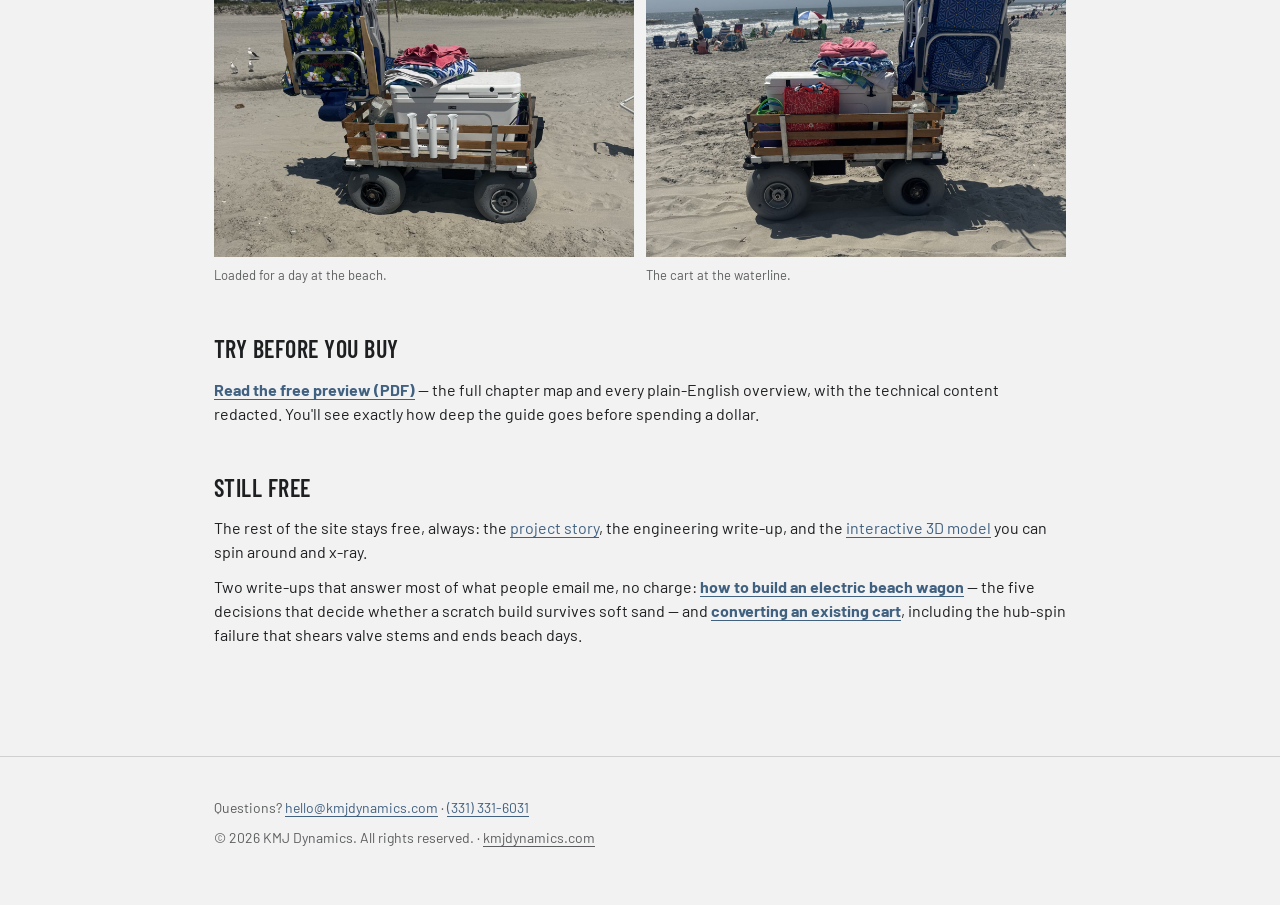
<file: build.html>
<!DOCTYPE html>
<html lang="en">
<head>
  <meta charset="UTF-8" />
  <meta name="viewport" content="width=device-width, initial-scale=1.0" />
  <title>AUTO-CART Build Guide — Available Now — KMJ Dynamics</title>
  <meta name="description" content="The complete AUTO-CART build package: 67-page manual, measured frame cut sheet and blueprint, full parts list with prices, 30 print files and wiring reference." />
  <meta name="author" content="KMJ Dynamics" />
  <meta name="theme-color" content="#f2f2f3" />
  <link rel="canonical" href="https://kmjdynamics.com/build.html" />
  <meta property="og:title" content="The AUTO-CART Build Guide — Available Now" />
  <meta property="og:description" content="The complete AUTO-CART build manual, measured cut sheet and blueprint, parts list, and all 30 print files — live now. Read the free preview first." />
  <meta property="og:type" content="article" />
  <meta property="og:url" content="https://kmjdynamics.com/build.html" />
  <meta property="og:image" content="https://kmjdynamics.com/images/cart-hero.jpg" />
  <meta name="twitter:card" content="summary_large_image" />
  <script type="application/ld+json">
{
  "@context": "https://schema.org",
  "@graph": [
    {
      "@type": "Organization",
      "@id": "https://kmjdynamics.com/#org",
      "name": "KMJ Dynamics",
      "url": "https://kmjdynamics.com/",
      "email": "hello@kmjdynamics.com",
      "sameAs": [
        "https://www.tiktok.com/@jmas1120",
        "https://www.youtube.com/@KMJDynamics",
        "https://www.facebook.com/kmjdynamics",
        "https://www.instagram.com/kmjdynamics/"
      ],
      "telephone": "+1-331-331-6031",
      "logo": "https://kmjdynamics.com/images/kmj-logo-orange.png"
    },
    {
      "@type": "Product",
      "@id": "https://kmjdynamics.com/build.html#build-package",
      "name": "AUTO-CART Complete Build Package",
      "description": "The complete DIY build package for the AUTO-CART autonomous / RC beach cart: a 67-page build manual with every chapter color-coded (green for the RC build, purple for the autonomy stack), measured frame cut sheet and blueprint, full parts list with real prices, wiring reference, and all 30 3D-print files. Free updates for life.",
      "brand": {
        "@type": "Brand",
        "name": "KMJ Dynamics"
      },
      "manufacturer": {
        "@id": "https://kmjdynamics.com/#org"
      },
      "category": "DIY Plans & Build Guides",
      "image": "https://kmjdynamics.com/images/cart-hero.jpg",
      "url": "https://kmjdynamics.com/build.html",
      "offers": {
        "@type": "Offer",
        "price": "79.00",
        "priceCurrency": "USD",
        "availability": "https://schema.org/InStock",
        "url": "https://kmjdynamics.gumroad.com/l/beach-cart-build-package",
        "seller": {
          "@id": "https://kmjdynamics.com/#org"
        },
        "shippingDetails": {
          "@type": "OfferShippingDetails",
          "shippingRate": {
            "@type": "MonetaryAmount",
            "value": "0",
            "currency": "USD"
          },
          "shippingDestination": {
            "@type": "DefinedRegion",
            "addressCountry": "US"
          },
          "deliveryTime": {
            "@type": "ShippingDeliveryTime",
            "handlingTime": {
              "@type": "QuantitativeValue",
              "minValue": 0,
              "maxValue": 0,
              "unitCode": "DAY"
            },
            "transitTime": {
              "@type": "QuantitativeValue",
              "minValue": 0,
              "maxValue": 0,
              "unitCode": "DAY"
            }
          }
        },
        "hasMerchantReturnPolicy": {
          "@type": "MerchantReturnPolicy",
          "applicableCountry": "US",
          "returnPolicyCategory": "https://schema.org/MerchantReturnFiniteReturnWindow",
          "merchantReturnDays": 30,
          "returnFees": "https://schema.org/FreeReturn",
          "refundType": "https://schema.org/FullRefund",
          "merchantReturnLink": "https://kmjdynamics.gumroad.com/"
        }
      }
    },
    {
      "@type": "VideoObject",
      "@id": "https://kmjdynamics.com/build.html#yt-build-story",
      "name": "From Welded Frame to Self-Driving: Building the AUTO-CART (2022→2026)",
      "description": "The full build story behind the manual: from a hand-welded aluminum beach wagon in 2022 to a fully autonomous follow-me cart in 2026.",
      "thumbnailUrl": "https://i.ytimg.com/vi/z2dfI-Cq-Jc/hqdefault.jpg",
      "uploadDate": "2026-08-10T22:35:42-04:00",
      "url": "https://www.youtube.com/watch?v=z2dfI-Cq-Jc",
      "embedUrl": "https://www.youtube-nocookie.com/embed/z2dfI-Cq-Jc",
      "author": {
        "@id": "https://kmjdynamics.com/#org"
      }
    },
    {
      "@type": "FAQPage",
      "@id": "https://kmjdynamics.com/build.html#faq",
      "mainEntity": [
        {
          "@type": "Question",
          "name": "What's included in the AUTO-CART build package?",
          "acceptedAnswer": {
            "@type": "Answer",
            "text": "A 67-page build manual, a measured frame cut sheet and blueprint, the full parts list with real prices, a wiring reference, and all 30 3D-print files. Every chapter is color-coded — green for the remote-control build, purple for the autonomy stack — so you can build only what you want."
          }
        },
        {
          "@type": "Question",
          "name": "Can I build just the remote-control cart without the autonomy?",
          "acceptedAnswer": {
            "@type": "Answer",
            "text": "Yes. The manual is color-coded so you can follow only the green (RC) chapters and skip the purple autonomy stack, leaving out roughly $1,000 of parts. You can always add the follow-me system later."
          }
        },
        {
          "@type": "Question",
          "name": "Do I get updates to the build guide after I buy it?",
          "acceptedAnswer": {
            "@type": "Answer",
            "text": "Yes — free updates for life. When the guide is revised, buyers re-download the newest version from their purchase link at no extra cost."
          }
        }
      ]
    }
  ]
}
  </script>
  <link rel="icon" href="data:image/svg+xml,<svg xmlns='http://www.w3.org/2000/svg' viewBox='0 0 64 64'><rect width='64' height='64' fill='%235980a6'/><text x='32' y='34' font-family='Barlow Condensed,Arial,sans-serif' font-size='30' font-weight='600' fill='white' text-anchor='middle' dominant-baseline='central'>K</text></svg>" />
  <link rel="stylesheet" href="_ds/industry-e32b27fd-ee23-4c9b-8e99-99882648f4cf/styles.css" />
  <style>
    :root { --leading: 24px; }
    body { margin: 0; background: var(--color-bg); text-wrap: pretty; }
    a { color: var(--color-accent-700); }
    a:hover { color: var(--color-accent-800); }
    .doc-hero { padding: 48px 0 8px; }
    .doc { max-width: 900px; margin: 0 auto; padding: 0 24px 90px; font-family: var(--font-body); font-size: 16px; line-height: var(--leading); color: var(--color-text); }
    .doc h1 { font-family: var(--font-heading); font-weight: var(--font-heading-weight); font-size: clamp(44px, 6vw, 72px); line-height: 1.04; letter-spacing: 0.01em; text-transform: uppercase; margin: 12px 0 24px -0.052em; }
    .doc h2 { font-family: var(--font-heading); font-weight: var(--font-heading-weight); font-size: 24px; line-height: 28px; letter-spacing: 0.02em; text-transform: uppercase; margin: 2em 0 .6em; }
    .doc p { margin: .7em 0; }
    .doc ul { margin: .7em 0 .9em 1.35em; padding: 0; }
    .doc li { margin: .4em 0; }
    .kicker { display: block; font-family: var(--font-body); font-size: 13px; line-height: 12px; letter-spacing: 0.08em; text-transform: uppercase; font-weight: 600; color: var(--color-accent-700); margin: 0 0 12px; }
    .kicker-rule { height: 1px; border: 0; background: var(--color-divider); margin: 0; }
    .doc-meta { color: color-mix(in srgb, var(--color-text) 70%, transparent); font-size: 15px; }
    .cta-box { margin: 32px 0; padding: 24px; border: 1px solid var(--color-accent-300); border-left: 3px solid var(--color-accent-700); background: var(--color-accent-100); }
    .cta-box p { margin: 0 0 16px; }
    .doc-footer { border-top: 1px solid var(--color-divider); }
    .nav { position: relative; }
    .nav-desktop { display: contents; }
    .nav-menu-btn { display: none; }
    @media (max-width: 760px) {
      .nav-desktop { display: none; }
      .nav-menu-btn { display: inline-flex; }
    }
    .nav-mobile { position: absolute; top: 100%; left: 0; right: 0; background: var(--color-bg); border-bottom: 1px solid var(--color-divider); box-shadow: var(--shadow-md); display: none; flex-direction: column; }
    .nav-mobile.open { display: flex; }
    .nav-mobile a { text-decoration: none; font-size: 16px; padding: 14px 24px; border-top: 1px solid var(--color-divider); color: var(--color-text); }
    .doc-footer .inner { max-width: 900px; margin: 0 auto; padding: 40px 24px 56px; font-family: var(--font-body); font-size: 14px; line-height: 22px; color: color-mix(in srgb, var(--color-text) 70%, transparent); }
  
    .nav-more { position: relative; display: inline-flex; }
    .nav-more-btn { font-family: var(--font-body); font-size: 14px; background: none; border: 0; cursor: pointer; color: inherit; display: inline-flex; align-items: center; gap: 5px; padding: 0; }
    .nav-more-btn:hover { color: var(--color-accent); }
    .nav-more-panel { display: none; position: absolute; top: 100%; right: -8px; padding-top: 16px; z-index: 70; }
    .nav-more:hover .nav-more-panel, .nav-more:focus-within .nav-more-panel { display: block; }
    .nav-more-inner { display: flex; flex-direction: column; min-width: 235px; background: var(--color-bg); border: 1px solid var(--color-divider); box-shadow: var(--shadow-md); }
    .nav-more-inner a { text-decoration: none; font-size: 14px; color: var(--color-text); padding: 12px 18px; }
    .nav-more-inner a + a { border-top: 1px solid var(--color-divider); }
    .nav-more-inner a:hover { color: var(--color-accent-700); background: color-mix(in srgb, var(--color-text) 4%, transparent); }
  </style>
</head>
<body>
  <nav class="nav" id="nav" style="position:sticky; top:0; z-index:50; background:var(--color-bg);">
    <a class="nav-brand" href="index.html" style="text-decoration:none; color:inherit;">KMJ Dynamics</a>
    <span class="nav-desktop">
      <a href="index.html" style="text-decoration:none; font-size:14px; white-space:nowrap;">Home</a>
      <a href="stl/index.html" style="text-decoration:none; font-size:14px; white-space:nowrap;">Print Files</a>
      <span class="nav-more">
      <button type="button" class="nav-more-btn" aria-haspopup="true">More<svg width="12" height="12" viewBox="0 0 12 12" fill="none"><path d="M2.5 4.5 L6 8 L9.5 4.5" stroke="currentColor" stroke-width="1.5" fill="none"></path></svg></button>
      <div class="nav-more-panel"><div class="nav-more-inner">
        <a href="cart3d.html">3D Model</a>
        <a href="work.html">The Jobsite Runner</a>
        <a href="how-to-build-electric-beach-wagon/">How to Build a Beach Wagon</a>
        <a href="convert/">Convert Your Wagon</a>
        <a href="stl/">Print Files</a>
      </div></div>
    </span>
    <a href="index.html#contact" style="text-decoration:none;"><button type="button" class="btn btn-primary" style="white-space:nowrap;">Contact</button></a>
    </span>
    <button type="button" class="btn btn-ghost nav-menu-btn" id="navMenuBtn" aria-expanded="false" style="white-space:nowrap;">Menu</button>
    <div class="nav-mobile" id="navMobile">
      <a href="index.html">Home</a>
      <a href="stl/index.html">Print Files</a>
            <a href="cart3d.html" style="text-decoration:none;">3D Model</a>
      <a href="work.html" style="text-decoration:none;">The Jobsite Runner</a>
      <a href="how-to-build-electric-beach-wagon/" style="text-decoration:none;">How to Build a Beach Wagon</a>
      <a href="convert/" style="text-decoration:none;">Convert Your Wagon</a>
      <a href="stl/" style="text-decoration:none;">Print Files</a>
<a href="index.html#contact" style="font-weight:600; color:var(--color-accent-700);">Contact</a>
    </div>
  </nav>

  <header class="doc-hero">
    <div class="doc">
      <span class="kicker">The Manual</span>
      <hr class="kicker-rule" />
      <h1>It's Here</h1>
      <p>The <strong>AUTO-CART Complete Build Package</strong> is live. This is the real working manual for the cart — the same document the project actually runs on — rebuilt for people who want to build their own, including the parts that went wrong, because those are the expensive lessons and you shouldn't have to pay for them twice.</p>
      <ul>
        <li><strong>The 67-page build manual</strong> — every chapter color-coded: <strong style="color:#1c7c4f;">green for the RC build</strong>, <strong style="color:#6a3fa0;">purple for the autonomy stack</strong>. Want the remote-control cart without the robot brain? Build only the green and skip about $1,000 of parts.</li>
        <li><strong>The measured frame cut sheet + blueprint</strong> — the actual cut list off my cart, piece by piece, with the weld sequence and tolerances, plus a shop-wall frame drawing to match.</li>
        <li><strong>The complete parts list</strong> — every component with real prices, as a PDF and a spreadsheet, so you know what you're signing up for before you cut metal.</li>
        <li><strong>All 30 print files</strong> — the hubs, battery box, mounts, bumpers, and jigs, with print settings and the carbon-fiber-nylon rules that keep the filament from eating your printer.</li>
        <li><strong>Wiring and pinout reference</strong> — the map the real cart is wired to.</li>
        <li><strong>The build-along video series</strong> — I'm building the next cart on camera. Buyers get every episode as it drops.</li>
        <li><strong>Free updates forever</strong> — this cart is a living project. Buy once, get every revision.</li>
      </ul>

      <div class="cta-box">
        <p><strong>Get the Complete Build Package — $79.</strong> Includes the manual, document package and STL pack. Begin with the Start-Here home screen.</p>
        <a href="https://kmjdynamics.gumroad.com/l/beach-cart-build-package" style="text-decoration:none;"><button type="button" class="btn btn-primary">Get the Build Package — $79</button></a>
        <p class="doc-meta" style="margin:12px 0 0;">On the waitlist? Your $20-off code is in your email. Just want the print files? The <a href="https://kmjdynamics.gumroad.com/l/beach-cart-print-files">standalone STL pack is $24</a> (it's included free in the full package).</p>
      </div>

      <h2>From the 2022 Frame to the 2026 Cart</h2>
      <p>The frame you'll build is the same one that's been hauling gear since 2022. I built the original cart over a couple of months in 2022. The conversion to the current machine started in May 2026.</p>
      <div style="position:relative; width:100%; padding-bottom:56.25%; margin:16px 0 8px; background:#0d2b40;">
        <iframe src="https://www.youtube-nocookie.com/embed/z2dfI-Cq-Jc" title="From Welded Frame to Self-Driving: Building the AUTO-CART (2022→2026)" loading="lazy" allowfullscreen allow="accelerometer; autoplay; clipboard-write; encrypted-media; gyroscope; picture-in-picture" style="position:absolute; top:0; left:0; width:100%; height:100%; border:0;"></iframe>
      </div>
      <p class="doc-meta" style="margin:0 0 8px;">The whole 2022→2026 story in one film — more on <a href="https://www.youtube.com/@KMJDynamics" target="_blank" rel="noopener">YouTube → @KMJDynamics</a>.</p>
      <div style="display:grid; grid-template-columns:repeat(auto-fit, minmax(260px, 1fr)); gap:12px; margin:16px 0 8px;">
        <figure style="margin:0;">
          <img src="images/gallery-beach-dunes.jpg" alt="The complete KMJ cart loaded with beach gear beside the dunes" loading="lazy" style="width:100%; aspect-ratio:4/3; object-fit:cover; display:block;">
          <figcaption class="doc-meta" style="font-size:13px; margin-top:6px;">Loaded for a day at the beach.</figcaption>
        </figure>
        <figure style="margin:0;">
          <img src="images/gallery-beach-profile.jpg" alt="The complete KMJ beach cart with cooler and chairs at the waterline" loading="lazy" style="width:100%; aspect-ratio:4/3; object-fit:cover; display:block;">
          <figcaption class="doc-meta" style="font-size:13px; margin-top:6px;">The cart at the waterline.</figcaption>
        </figure>
      </div>

      <h2>Try Before You Buy</h2>
      <p><a href="files/BeachCart-Guide-Preview.pdf"><strong>Read the free preview (PDF)</strong></a> — the full chapter map and every plain-English overview, with the technical content redacted. You'll see exactly how deep the guide goes before spending a dollar.</p>

      <h2>Still Free</h2>
      <p>The rest of the site stays free, always: the <a href="index.html">project story</a>, the engineering write-up, and the <a href="cart3d.html">interactive 3D model</a> you can spin around and x-ray.</p>
      <p>Two write-ups that answer most of what people email me, no charge: <a href="how-to-build-electric-beach-wagon/"><strong>how to build an electric beach wagon</strong></a> — the five decisions that decide whether a scratch build survives soft sand — and <a href="convert/"><strong>converting an existing cart</strong></a>, including the hub-spin failure that shears valve stems and ends beach days.</p>
    </div>
  </header>

  <footer class="doc-footer" id="contact">
    <div class="inner">
      <p style="margin:0;">Questions? <a href="mailto:hello@kmjdynamics.com">hello@kmjdynamics.com</a> · <a href="tel:+13313316031">(331) 331-6031</a></p>
      <p style="margin:8px 0 0;">© <span id="year"></span> KMJ Dynamics. All rights reserved. · <a href="index.html" style="color:inherit;">kmjdynamics.com</a></p>
    </div>
  </footer>

  <script>
    document.getElementById('year').textContent = new Date().getFullYear();
  </script>
  <script>
  (function(){
    var btn = document.getElementById('navMenuBtn'), panel = document.getElementById('navMobile');
    btn.addEventListener('click', function(){
      var open = panel.classList.toggle('open');
      btn.textContent = open ? 'Close' : 'Menu';
      btn.setAttribute('aria-expanded', open);
    });
    panel.querySelectorAll('a').forEach(function(a){ a.addEventListener('click', function(){
      panel.classList.remove('open'); btn.textContent = 'Menu'; btn.setAttribute('aria-expanded','false');
    }); });
  })();
</script>
  <script data-goatcounter="https://kmjdynamics.goatcounter.com/count" async src="//gc.zgo.at/count.js"></script>
</body>
</html>
</file>
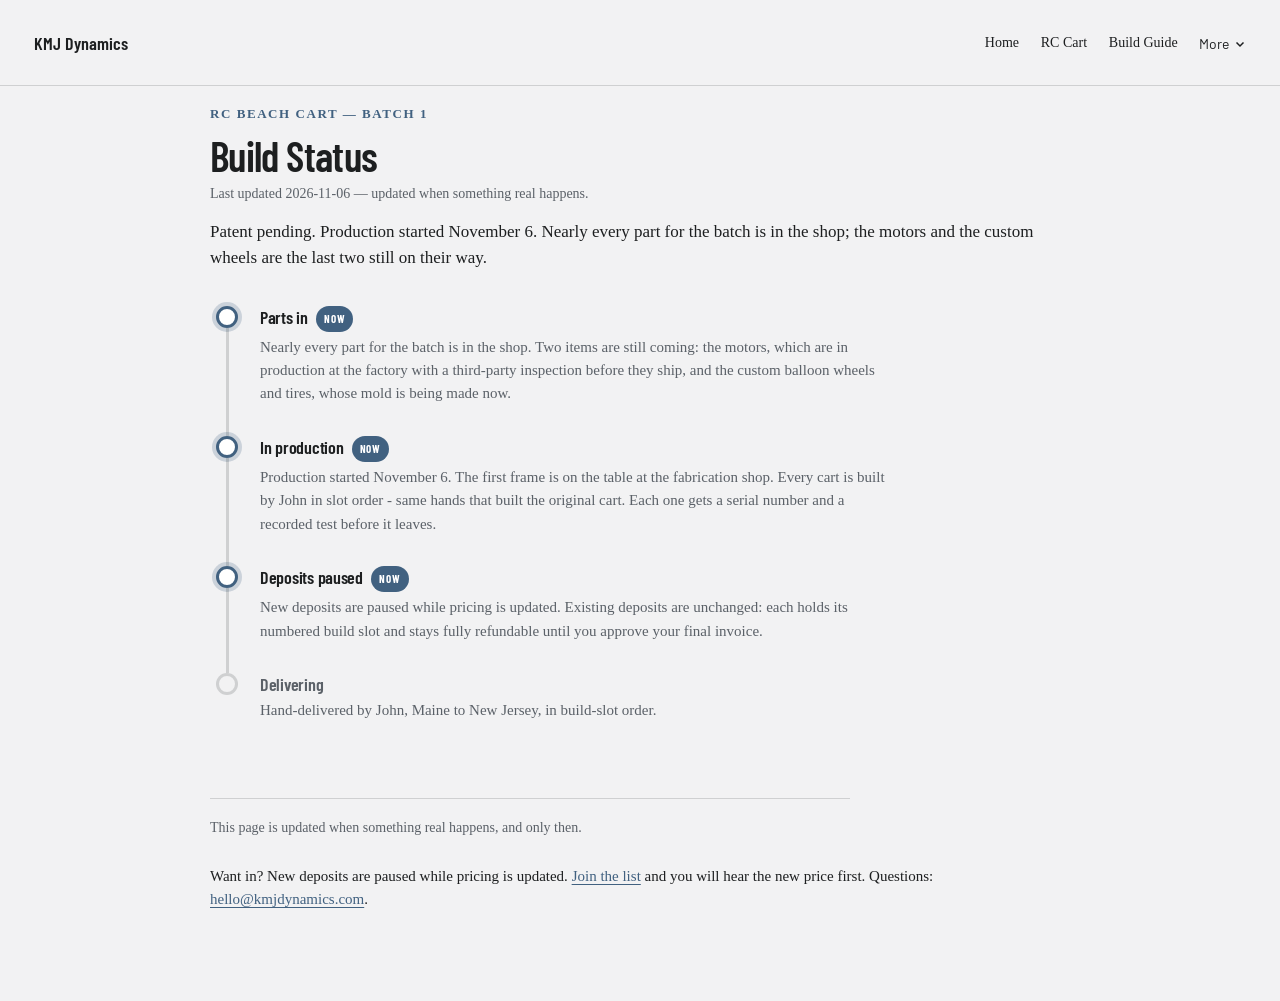
<file: status.html>
<!DOCTYPE html>
<html lang="en">
<head>
<meta charset="utf-8">
<meta name="viewport" content="width=device-width, initial-scale=1">
<title>Batch 1 Build Status — RC Beach Cart | KMJ Dynamics</title>
<meta name="description" content="Live build status for the KMJ Dynamics RC beach cart batch 1, stage by stage: deposits, materials, frames, build, testing, delivery.">
<meta name="author" content="KMJ Dynamics">
<meta name="theme-color" content="#f2f2f3">
<link rel="canonical" href="https://kmjdynamics.com/status.html">
<meta property="og:site_name" content="KMJ Dynamics">
<meta property="og:title" content="Batch 1 Build Status — RC Beach Cart | KMJ Dynamics">
<meta property="og:description" content="Where batch 1 actually stands, stage by stage. Updated when something real happens.">
<meta property="og:type" content="website">
<meta property="og:url" content="https://kmjdynamics.com/status.html">
<meta property="og:image" content="https://kmjdynamics.com/images/cart-hero.jpg">
<link rel="icon" href="data:image/svg+xml,<svg xmlns='http://www.w3.org/2000/svg' viewBox='0 0 64 64'><rect width='64' height='64' fill='%235980a6'/><text x='32' y='34' font-family='Barlow Condensed,Arial,sans-serif' font-size='30' font-weight='600' fill='white' text-anchor='middle' dominant-baseline='central'>K</text></svg>">
<link rel="stylesheet" href="_ds/industry-e32b27fd-ee23-4c9b-8e99-99882648f4cf/styles.css">
<style>
  html { scroll-behavior: smooth; }
  body { margin: 0; background: var(--color-bg, #f2f2f3); color: var(--color-text, #1c1e21); padding-top: 64px; font-family: inherit; }
  .nav-fixed { position: fixed; top: 0; left: 0; right: 0; z-index: 50; background: var(--color-bg, #f2f2f3); border-bottom: 1px solid var(--color-divider, #d8dadd); }
  .wrap { max-width: 900px; margin: 0 auto; padding: 40px 20px 80px; }
  .kicker { font-size: 13px; letter-spacing: .12em; text-transform: uppercase; color: var(--color-accent-700, #b45f17); font-weight: 600; }
  h1 { margin: 8px 0 4px; }
  .updated { font-size: 14px; color: var(--color-text-secondary, #5b6168); margin-bottom: 6px; }
  .headline { font-size: 17px; margin: 14px 0 34px; }
  .stage { display: grid; grid-template-columns: 34px 1fr; gap: 0 16px; }
  .stage .rail { display: flex; flex-direction: column; align-items: center; }
  .dot { width: 22px; height: 22px; border-radius: 50%; border: 3px solid var(--color-divider, #d8dadd); background: var(--color-bg, #f2f2f3); box-sizing: border-box; flex: none; }
  .line { width: 3px; flex: 1; background: var(--color-divider, #d8dadd); min-height: 26px; }
  .stage:last-of-type .line { display: none; }
  .stage.done .dot { border-color: var(--color-accent-700, #b45f17); background: var(--color-accent-700, #b45f17); }
  .stage.done .line { background: var(--color-accent-700, #b45f17); }
  .stage.active .dot { border-color: var(--color-accent-700, #b45f17); background: #fff; box-shadow: 0 0 0 4px color-mix(in srgb, var(--color-accent-700, #b45f17) 22%, transparent); }
  .stage .body { padding-bottom: 30px; }
  .stage h3 { margin: 0 0 4px; font-size: 18px; line-height: 22px; }
  .stage.upcoming h3 { color: var(--color-text-secondary, #5b6168); }
  .stage p { margin: 0; font-size: 15px; line-height: 1.55; color: var(--color-text-secondary, #5b6168); max-width: 640px; }
  .badge { display: inline-block; font-size: 11px; font-weight: 700; letter-spacing: .08em; text-transform: uppercase; padding: 2px 8px; border-radius: 999px; margin-left: 8px; vertical-align: middle; }
  .badge.done { background: color-mix(in srgb, var(--color-accent-700, #b45f17) 14%, transparent); color: var(--color-accent-800, #93500f); }
  .badge.active { background: var(--color-accent-700, #b45f17); color: #fff; }
  .slots { margin-top: 50px; }
  .slots h2 { margin-bottom: 6px; }
  .slots .sub { font-size: 14px; color: var(--color-text-secondary, #5b6168); margin: 0 0 18px; }
  .slot-grid { display: grid; grid-template-columns: repeat(auto-fill, minmax(240px, 1fr)); gap: 12px; }
  .slot { border: 1px solid var(--color-divider, #d8dadd); border-radius: 10px; padding: 12px 14px; background: #fff; font-size: 14px; line-height: 1.45; }
  .slot .n { font-weight: 700; margin-right: 6px; }
  .slot.starting { border-color: var(--color-accent-700, #b45f17); }
  .foot { margin-top: 46px; font-size: 14px; color: var(--color-text-secondary, #5b6168); border-top: 1px solid var(--color-divider, #d8dadd); padding-top: 18px; max-width: 640px; }
  .cta { margin-top: 26px; }
  .cta a { color: var(--color-accent-700, #b45f17); }

    .nav-more { position: relative; display: inline-flex; }
    .nav-more-btn { font-family: var(--font-body); font-size: 14px; background: none; border: 0; cursor: pointer; color: inherit; display: inline-flex; align-items: center; gap: 5px; padding: 0; vertical-align: middle; }
    .nav-more-btn:hover { color: var(--color-accent); }
    .nav-more-panel { display: none; position: absolute; top: 100%; right: -8px; padding-top: 16px; z-index: 70; }
    .nav-more:hover .nav-more-panel, .nav-more:focus-within .nav-more-panel { display: block; }
    .nav-more-inner { display: flex; flex-direction: column; min-width: 235px; background: var(--color-bg); border: 1px solid var(--color-divider); box-shadow: var(--shadow-md); }
    .nav-more-inner a { text-decoration: none; font-size: 14px; color: var(--color-text); padding: 12px 18px; line-height: 1.4; }
    .nav-more-inner a + a { border-top: 1px solid var(--color-divider); }
    .nav-more-inner a:hover { color: var(--color-accent-700); background: color-mix(in srgb, var(--color-text) 4%, transparent); }
  </style>
</head>
<body>
<nav class="nav nav-fixed">
  <span class="nav-brand" style="padding:0 0 0 20px; line-height:64px; font-weight:600;">KMJ Dynamics</span>
  <span style="float:right; line-height:64px; padding-right:20px;">
    <a href="index.html" style="text-decoration:none; font-size:14px; margin-right:18px;">Home</a>
    <a href="index.html#rc-cart" style="text-decoration:none; font-size:14px; margin-right:18px;">RC Cart</a>
    <a href="build.html" style="text-decoration:none; font-size:14px;">Build Guide</a>
    <span class="nav-more" style="line-height:normal; vertical-align:middle; margin-left:18px;">
      <button type="button" class="nav-more-btn" aria-haspopup="true">More<svg width="12" height="12" viewBox="0 0 12 12" fill="none"><path d="M2.5 4.5 L6 8 L9.5 4.5" stroke="currentColor" stroke-width="1.5" fill="none"></path></svg></button>
      <div class="nav-more-panel"><div class="nav-more-inner">
        <a href="cart3d.html">3D Model</a>
        <a href="work.html">The Jobsite Runner</a>
        <a href="how-to-build-electric-beach-wagon/">How to Build a Beach Wagon</a>
        <a href="convert/">Convert Your Wagon</a>
        <a href="stl/">Print Files</a>
      </div></div>
    </span>
  </span>
</nav>

<main class="wrap">
  <div class="kicker">RC Beach Cart — Batch 1</div>
  <h1>Build Status</h1>
  <div class="updated" id="updated"></div>
  <p class="headline" id="headline"></p>

  <section id="stages" aria-label="Batch progress stages"></section>

  <p class="foot" id="footnote"></p>
  <p class="cta">Want in? New deposits are paused while pricing is updated. <a href="mailto:hello@kmjdynamics.com?subject=RC%20Cart%20Waitlist&body=Put%20me%20on%20the%20RC%20cart%20list.">Join the list</a> and you will hear the new price first. Questions: <a href="mailto:hello@kmjdynamics.com">hello@kmjdynamics.com</a>.</p>
</main>

<script>
fetch('batch1-status.json', {cache: 'no-cache'})
  .then(function (r) { return r.json(); })
  .then(function (d) {
    document.getElementById('updated').textContent = 'Last updated ' + d.updated + ' — updated when something real happens.';
    document.getElementById('headline').textContent = d.headline;
    document.getElementById('footnote').textContent = d.footnote;
    var stages = document.getElementById('stages');
    d.stages.forEach(function (s) {
      var div = document.createElement('div');
      div.className = 'stage ' + s.state;
      var badge = s.state === 'done' ? '<span class="badge done">Done</span>'
                : s.state === 'active' ? '<span class="badge active">Now</span>' : '';
      div.innerHTML = '<div class="rail"><div class="dot"></div><div class="line"></div></div>' +
        '<div class="body"><h3>' + s.title + badge + '</h3><p>' + s.note + '</p></div>';
      stages.appendChild(div);
    });
  })
  .catch(function () {
    document.getElementById('headline').textContent = 'Status data is temporarily unavailable — email hello@kmjdynamics.com and a human will tell you where things stand.';
  });
</script>
</body>
</html>
</file>
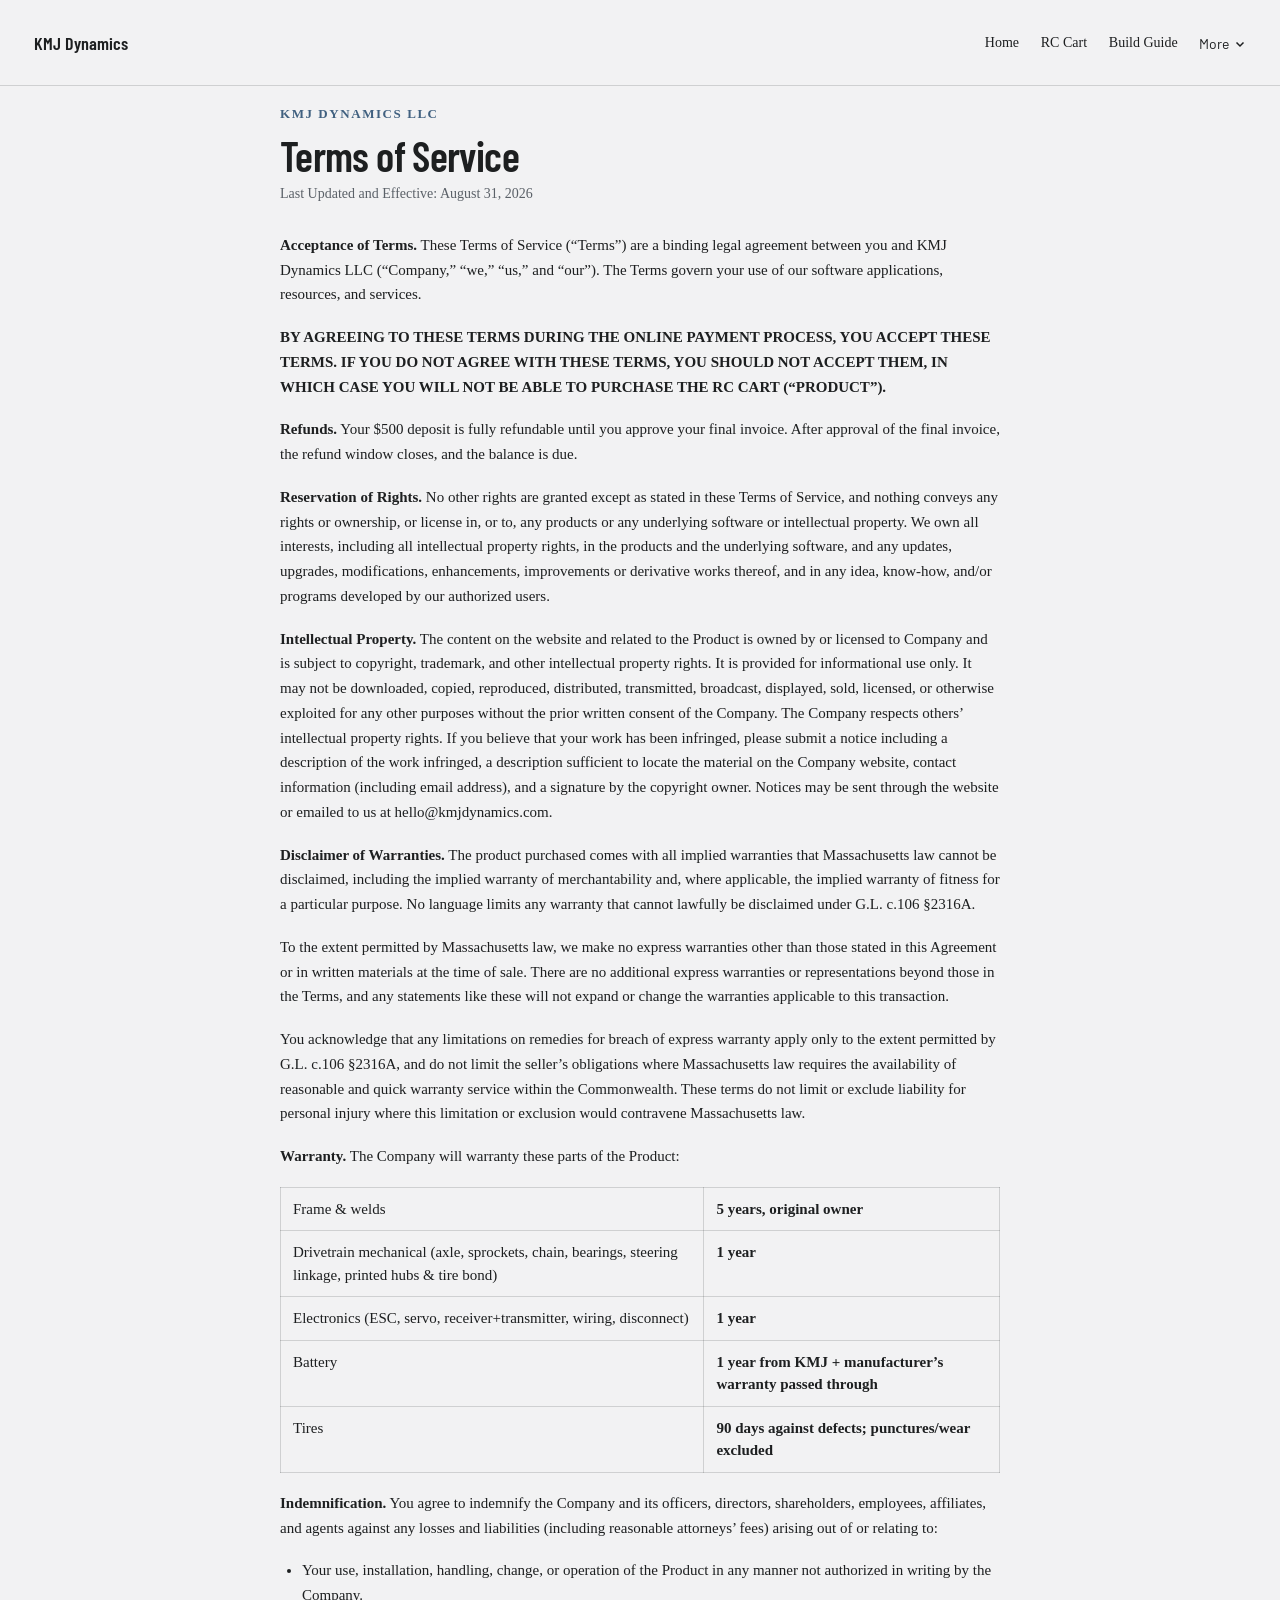
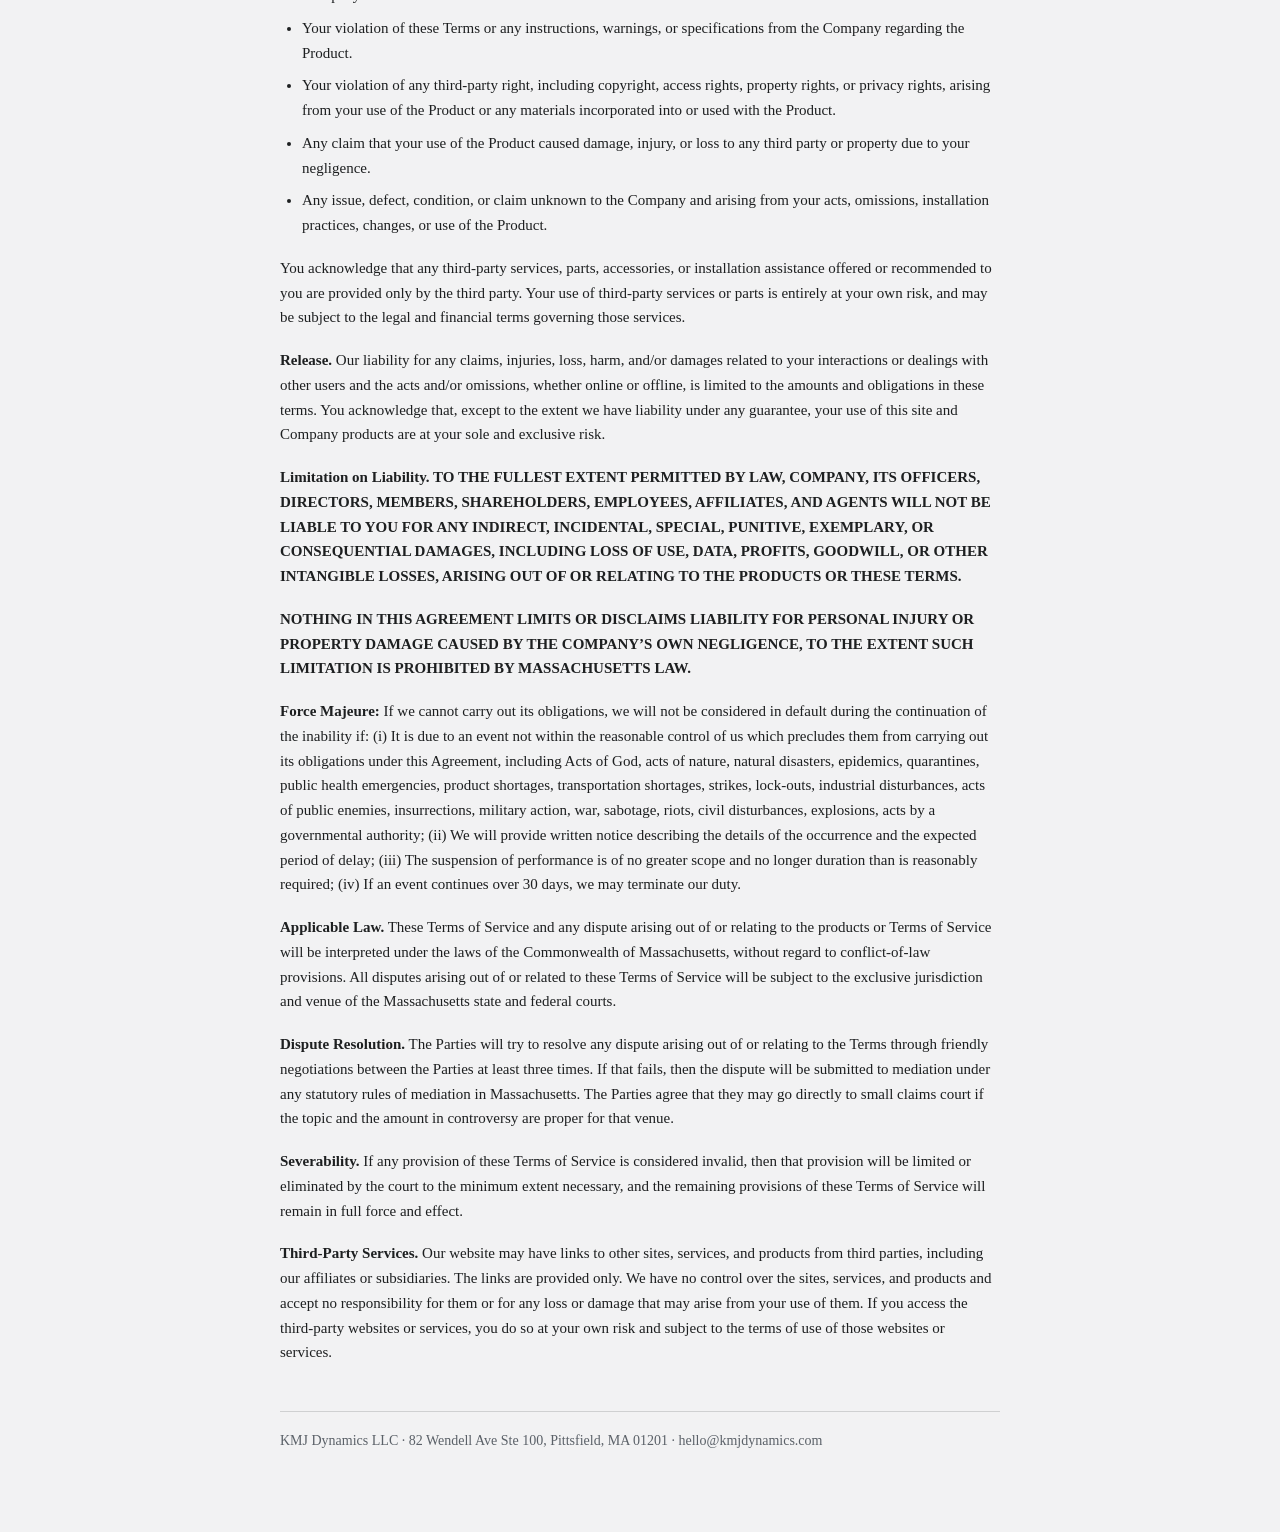
<file: terms.html>
<!DOCTYPE html>
<html lang="en">
<head>
<meta charset="utf-8">
<meta name="viewport" content="width=device-width, initial-scale=1">
<title>Terms of Service | KMJ Dynamics</title>
<meta name="description" content="Terms of Service for KMJ Dynamics LLC: the terms accepted during online payment for the RC beach cart, including refund terms and warranty summary.">
<meta name="author" content="KMJ Dynamics">
<meta name="theme-color" content="#f2f2f3">
<link rel="canonical" href="https://kmjdynamics.com/terms.html">
<meta property="og:site_name" content="KMJ Dynamics">
<meta property="og:title" content="Terms of Service | KMJ Dynamics">
<meta property="og:description" content="Terms of Service for KMJ Dynamics LLC purchases.">
<meta property="og:type" content="website">
<meta property="og:url" content="https://kmjdynamics.com/terms.html">
<link rel="icon" href="data:image/svg+xml,<svg xmlns='http://www.w3.org/2000/svg' viewBox='0 0 64 64'><rect width='64' height='64' fill='%235980a6'/><text x='32' y='34' font-family='Barlow Condensed,Arial,sans-serif' font-size='30' font-weight='600' fill='white' text-anchor='middle' dominant-baseline='central'>K</text></svg>">
<link rel="stylesheet" href="_ds/industry-e32b27fd-ee23-4c9b-8e99-99882648f4cf/styles.css">
<style>
  html { scroll-behavior: smooth; }
  body { margin: 0; background: var(--color-bg, #f2f2f3); color: var(--color-text, #1c1e21); padding-top: 64px; font-family: inherit; }
  .nav-fixed { position: fixed; top: 0; left: 0; right: 0; z-index: 50; background: var(--color-bg, #f2f2f3); border-bottom: 1px solid var(--color-divider, #d8dadd); }
  .wrap { max-width: 760px; margin: 0 auto; padding: 40px 20px 80px; }
  .kicker { font-size: 13px; letter-spacing: .12em; text-transform: uppercase; color: var(--color-accent-700, #b45f17); font-weight: 600; }
  h1 { margin: 8px 0 4px; }
  .updated { font-size: 14px; color: var(--color-text-secondary, #5b6168); margin-bottom: 28px; }
  .terms p { font-size: 15px; line-height: 1.65; margin: 0 0 18px; }
  .terms p strong { color: var(--color-text, #1c1e21); }
  .terms p.allcaps { font-weight: 600; }
  .terms ul { font-size: 15px; line-height: 1.65; margin: 0 0 18px; padding-left: 22px; }
  .terms li { margin-bottom: 8px; }
  table.warranty { border-collapse: collapse; width: 100%; margin: 0 0 18px; font-size: 15px; }
  table.warranty td { border: 1px solid var(--color-divider, #d8dadd); padding: 10px 12px; vertical-align: top; line-height: 1.5; }
  table.warranty td:last-child { white-space: normal; font-weight: 600; }
  .foot { margin-top: 46px; font-size: 14px; color: var(--color-text-secondary, #5b6168); border-top: 1px solid var(--color-divider, #d8dadd); padding-top: 18px; }
  .nav-more { position: relative; display: inline-flex; }
  .nav-more-btn { font-family: var(--font-body); font-size: 14px; background: none; border: 0; cursor: pointer; color: inherit; display: inline-flex; align-items: center; gap: 5px; padding: 0; vertical-align: middle; }
  .nav-more-btn:hover { color: var(--color-accent); }
  .nav-more-panel { display: none; position: absolute; top: 100%; right: -8px; padding-top: 16px; z-index: 70; }
  .nav-more:hover .nav-more-panel, .nav-more:focus-within .nav-more-panel { display: block; }
  .nav-more-inner { display: flex; flex-direction: column; min-width: 235px; background: var(--color-bg); border: 1px solid var(--color-divider); box-shadow: var(--shadow-md); }
  .nav-more-inner a { text-decoration: none; font-size: 14px; color: var(--color-text); padding: 12px 18px; line-height: 1.4; }
  .nav-more-inner a + a { border-top: 1px solid var(--color-divider); }
  .nav-more-inner a:hover { color: var(--color-accent-700); background: color-mix(in srgb, var(--color-text) 4%, transparent); }
</style>
</head>
<body>
<nav class="nav nav-fixed">
  <span class="nav-brand" style="padding:0 0 0 20px; line-height:64px; font-weight:600;">KMJ Dynamics</span>
  <span style="float:right; line-height:64px; padding-right:20px;">
    <a href="index.html" style="text-decoration:none; font-size:14px; margin-right:18px;">Home</a>
    <a href="index.html#rc-cart" style="text-decoration:none; font-size:14px; margin-right:18px;">RC Cart</a>
    <a href="build.html" style="text-decoration:none; font-size:14px;">Build Guide</a>
    <span class="nav-more" style="line-height:normal; vertical-align:middle; margin-left:18px;">
      <button type="button" class="nav-more-btn" aria-haspopup="true">More<svg width="12" height="12" viewBox="0 0 12 12" fill="none"><path d="M2.5 4.5 L6 8 L9.5 4.5" stroke="currentColor" stroke-width="1.5" fill="none"></path></svg></button>
      <div class="nav-more-panel"><div class="nav-more-inner">
        <a href="cart3d.html">3D Model</a>
        <a href="work.html">The Jobsite Runner</a>
        <a href="how-to-build-electric-beach-wagon/">How to Build a Beach Wagon</a>
        <a href="convert/">Convert Your Wagon</a>
        <a href="stl/">Print Files</a>
      </div></div>
    </span>
  </span>
</nav>

<div class="wrap">
  <div class="kicker">KMJ Dynamics LLC</div>
  <h1>Terms of Service</h1>
  <p class="updated">Last Updated and Effective: August 31, 2026</p>

  <div class="terms">
    <p><strong>Acceptance of Terms.</strong> These Terms of Service (&ldquo;Terms&rdquo;) are a binding legal agreement between you and KMJ Dynamics LLC (&ldquo;Company,&rdquo; &ldquo;we,&rdquo; &ldquo;us,&rdquo; and &ldquo;our&rdquo;). The Terms govern your use of our software applications, resources, and services.</p>
    <p class="allcaps">BY AGREEING TO THESE TERMS DURING THE ONLINE PAYMENT PROCESS, YOU ACCEPT THESE TERMS. IF YOU DO NOT AGREE WITH THESE TERMS, YOU SHOULD NOT ACCEPT THEM, IN WHICH CASE YOU WILL NOT BE ABLE TO PURCHASE THE RC CART (&ldquo;PRODUCT&rdquo;).</p>
    <p><strong>Refunds.</strong> Your $500 deposit is fully refundable until you approve your final invoice. After approval of the final invoice, the refund window closes, and the balance is due.</p>
    <p><strong>Reservation of Rights.</strong> No other rights are granted except as stated in these Terms of Service, and nothing conveys any rights or ownership, or license in, or to, any products or any underlying software or intellectual property. We own all interests, including all intellectual property rights, in the products and the underlying software, and any updates, upgrades, modifications, enhancements, improvements or derivative works thereof, and in any idea, know-how, and/or programs developed by our authorized users.</p>
    <p><strong>Intellectual Property.</strong> The content on the website and related to the Product is owned by or licensed to Company and is subject to copyright, trademark, and other intellectual property rights. It is provided for informational use only. It may not be downloaded, copied, reproduced, distributed, transmitted, broadcast, displayed, sold, licensed, or otherwise exploited for any other purposes without the prior written consent of the Company. The Company respects others&rsquo; intellectual property rights. If you believe that your work has been infringed, please submit a notice including a description of the work infringed, a description sufficient to locate the material on the Company website, contact information (including email address), and a signature by the copyright owner. Notices may be sent through the website or emailed to us at hello@kmjdynamics.com.</p>
    <p><strong>Disclaimer of Warranties.</strong> The product purchased comes with all implied warranties that Massachusetts law cannot be disclaimed, including the implied warranty of merchantability and, where applicable, the implied warranty of fitness for a particular purpose. No language limits any warranty that cannot lawfully be disclaimed under G.L. c.106 &sect;2316A.</p>
    <p>To the extent permitted by Massachusetts law, we make no express warranties other than those stated in this Agreement or in written materials at the time of sale. There are no additional express warranties or representations beyond those in the Terms, and any statements like these will not expand or change the warranties applicable to this transaction.</p>
    <p>You acknowledge that any limitations on remedies for breach of express warranty apply only to the extent permitted by G.L. c.106 &sect;2316A, and do not limit the seller&rsquo;s obligations where Massachusetts law requires the availability of reasonable and quick warranty service within the Commonwealth. These terms do not limit or exclude liability for personal injury where this limitation or exclusion would contravene Massachusetts law.</p>
    <p><strong>Warranty.</strong> The Company will warranty these parts of the Product:</p>
    <table class="warranty">
      <tr><td>Frame &amp; welds</td><td>5 years, original owner</td></tr>
      <tr><td>Drivetrain mechanical (axle, sprockets, chain, bearings, steering linkage, printed hubs &amp; tire bond)</td><td>1 year</td></tr>
      <tr><td>Electronics (ESC, servo, receiver+transmitter, wiring, disconnect)</td><td>1 year</td></tr>
      <tr><td>Battery</td><td>1 year from KMJ + manufacturer&rsquo;s warranty passed through</td></tr>
      <tr><td>Tires</td><td>90 days against defects; punctures/wear excluded</td></tr>
    </table>
    <p><strong>Indemnification.</strong> You agree to indemnify the Company and its officers, directors, shareholders, employees, affiliates, and agents against any losses and liabilities (including reasonable attorneys&rsquo; fees) arising out of or relating to:</p>
    <ul>
      <li>Your use, installation, handling, change, or operation of the Product in any manner not authorized in writing by the Company.</li>
      <li>Your violation of these Terms or any instructions, warnings, or specifications from the Company regarding the Product.</li>
      <li>Your violation of any third-party right, including copyright, access rights, property rights, or privacy rights, arising from your use of the Product or any materials incorporated into or used with the Product.</li>
      <li>Any claim that your use of the Product caused damage, injury, or loss to any third party or property due to your negligence.</li>
      <li>Any issue, defect, condition, or claim unknown to the Company and arising from your acts, omissions, installation practices, changes, or use of the Product.</li>
    </ul>
    <p>You acknowledge that any third-party services, parts, accessories, or installation assistance offered or recommended to you are provided only by the third party. Your use of third-party services or parts is entirely at your own risk, and may be subject to the legal and financial terms governing those services.</p>
    <p><strong>Release.</strong> Our liability for any claims, injuries, loss, harm, and/or damages related to your interactions or dealings with other users and the acts and/or omissions, whether online or offline, is limited to the amounts and obligations in these terms. You acknowledge that, except to the extent we have liability under any guarantee, your use of this site and Company products are at your sole and exclusive risk.</p>
    <p class="allcaps">Limitation on Liability. TO THE FULLEST EXTENT PERMITTED BY LAW, COMPANY, ITS OFFICERS, DIRECTORS, MEMBERS, SHAREHOLDERS, EMPLOYEES, AFFILIATES, AND AGENTS WILL NOT BE LIABLE TO YOU FOR ANY INDIRECT, INCIDENTAL, SPECIAL, PUNITIVE, EXEMPLARY, OR CONSEQUENTIAL DAMAGES, INCLUDING LOSS OF USE, DATA, PROFITS, GOODWILL, OR OTHER INTANGIBLE LOSSES, ARISING OUT OF OR RELATING TO THE PRODUCTS OR THESE TERMS.</p>
    <p class="allcaps">NOTHING IN THIS AGREEMENT LIMITS OR DISCLAIMS LIABILITY FOR PERSONAL INJURY OR PROPERTY DAMAGE CAUSED BY THE COMPANY&rsquo;S OWN NEGLIGENCE, TO THE EXTENT SUCH LIMITATION IS PROHIBITED BY MASSACHUSETTS LAW.</p>
    <p><strong>Force Majeure:</strong> If we cannot carry out its obligations, we will not be considered in default during the continuation of the inability if: (i) It is due to an event not within the reasonable control of us which precludes them from carrying out its obligations under this Agreement, including Acts of God, acts of nature, natural disasters, epidemics, quarantines, public health emergencies, product shortages, transportation shortages, strikes, lock-outs, industrial disturbances, acts of public enemies, insurrections, military action, war, sabotage, riots, civil disturbances, explosions, acts by a governmental authority; (ii) We will provide written notice describing the details of the occurrence and the expected period of delay; (iii) The suspension of performance is of no greater scope and no longer duration than is reasonably required; (iv) If an event continues over 30 days, we may terminate our duty.</p>
    <p><strong>Applicable Law.</strong> These Terms of Service and any dispute arising out of or relating to the products or Terms of Service will be interpreted under the laws of the Commonwealth of Massachusetts, without regard to conflict-of-law provisions. All disputes arising out of or related to these Terms of Service will be subject to the exclusive jurisdiction and venue of the Massachusetts state and federal courts.</p>
    <p><strong>Dispute Resolution.</strong> The Parties will try to resolve any dispute arising out of or relating to the Terms through friendly negotiations between the Parties at least three times. If that fails, then the dispute will be submitted to mediation under any statutory rules of mediation in Massachusetts. The Parties agree that they may go directly to small claims court if the topic and the amount in controversy are proper for that venue.</p>
    <p><strong>Severability.</strong> If any provision of these Terms of Service is considered invalid, then that provision will be limited or eliminated by the court to the minimum extent necessary, and the remaining provisions of these Terms of Service will remain in full force and effect.</p>
    <p><strong>Third-Party Services.</strong> Our website may have links to other sites, services, and products from third parties, including our affiliates or subsidiaries. The links are provided only. We have no control over the sites, services, and products and accept no responsibility for them or for any loss or damage that may arise from your use of them. If you access the third-party websites or services, you do so at your own risk and subject to the terms of use of those websites or services.</p>
  </div>

  <div class="foot">
    KMJ Dynamics LLC &middot; 82 Wendell Ave Ste 100, Pittsfield, MA 01201 &middot; hello@kmjdynamics.com
  </div>
</div>
</body>
</html>
</file>
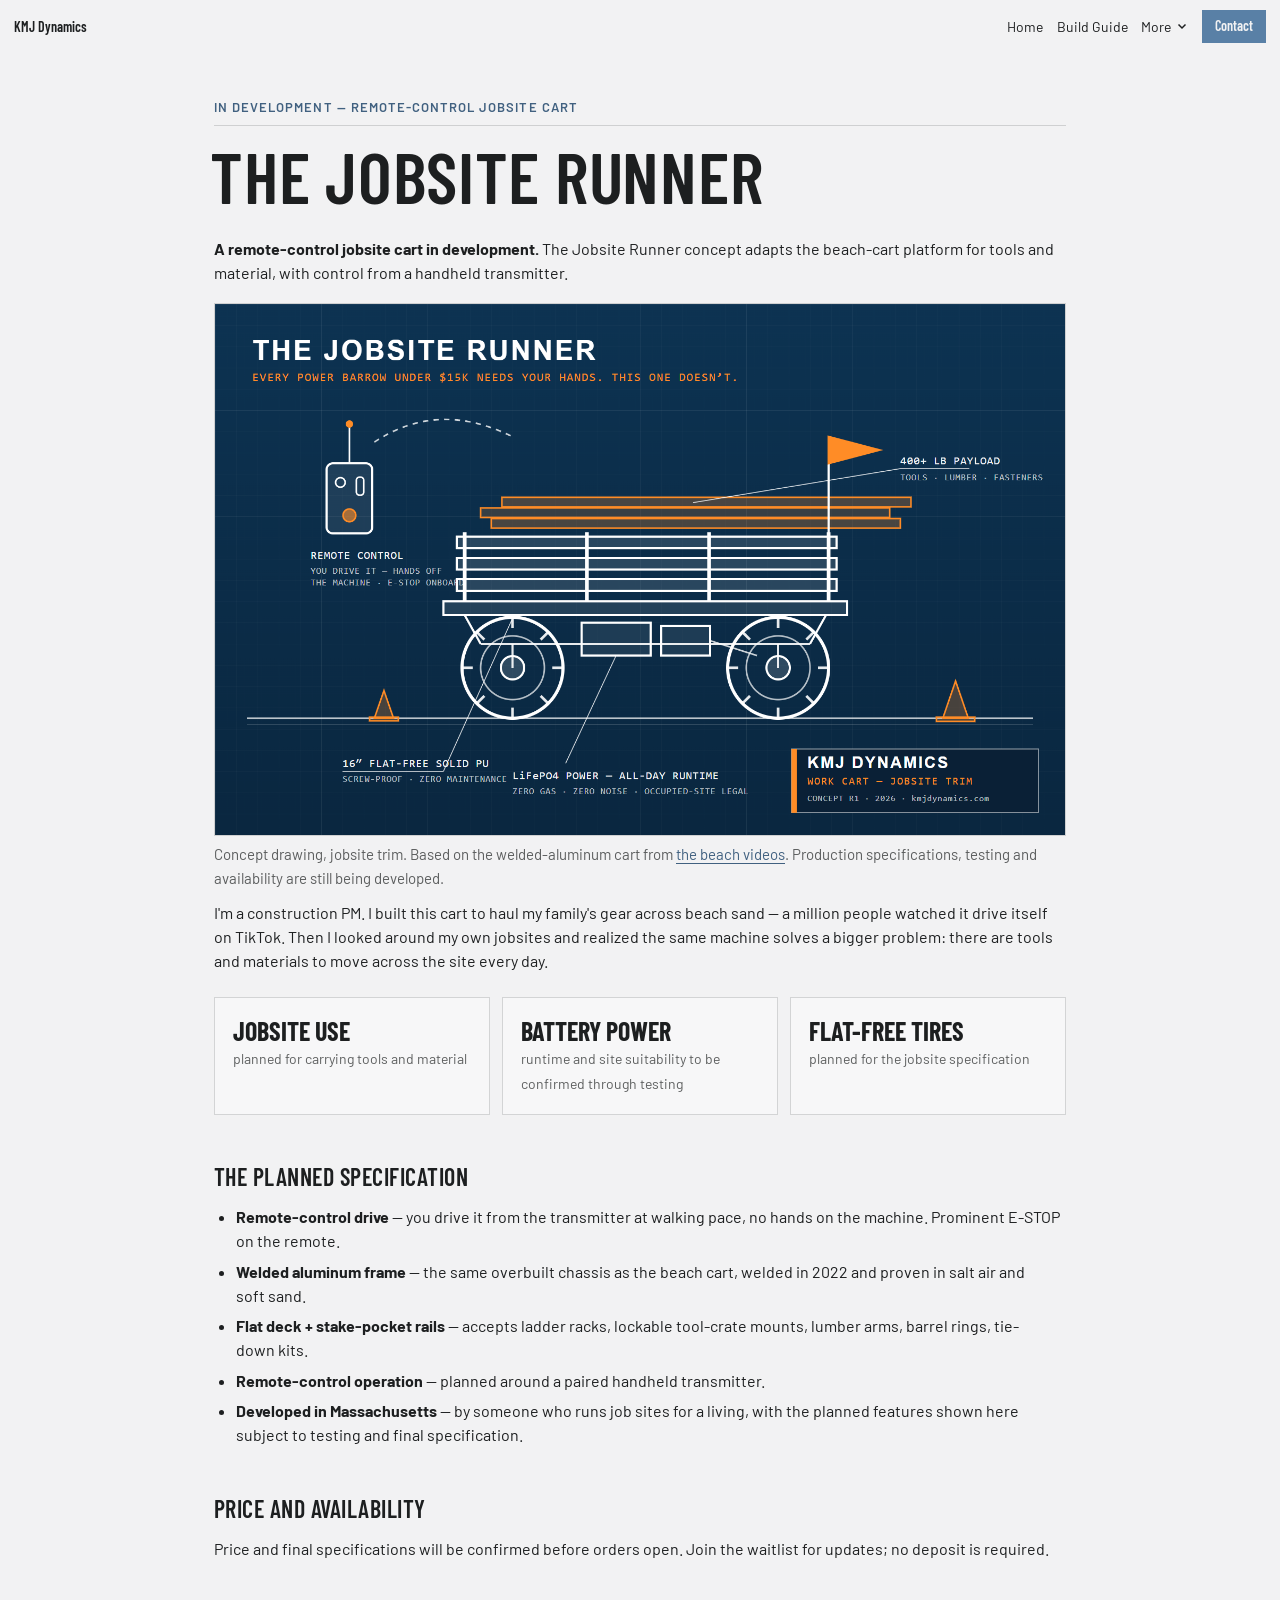
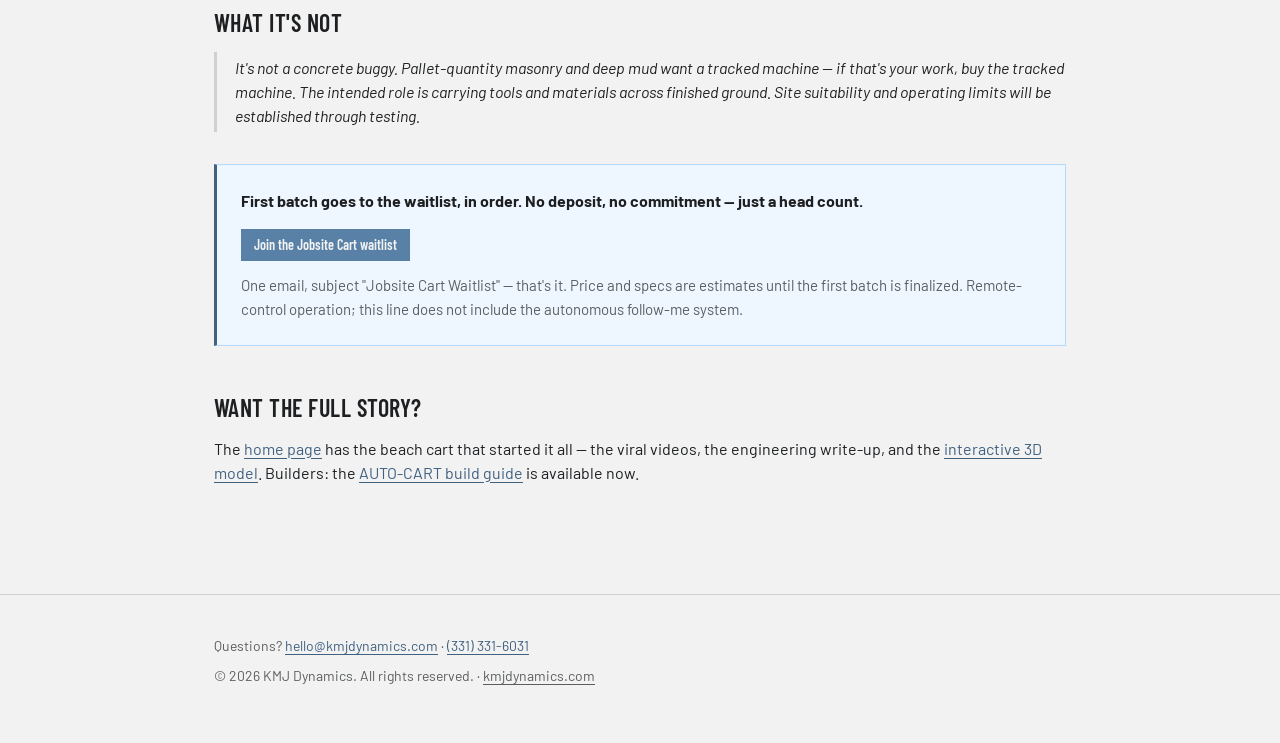
<file: work.html>
<!DOCTYPE html>
<html lang="en">
<head>
  <meta charset="UTF-8" />
  <meta name="viewport" content="width=device-width, initial-scale=1.0" />
  <title>The Jobsite Runner — RC Jobsite Utility Cart | KMJ Dynamics</title>
  <meta name="description" content="The Jobsite Runner is a remote-control jobsite cart concept in development at KMJ Dynamics. Join the waitlist for updates; no deposit required." />
  <meta name="author" content="KMJ Dynamics" />
  <meta name="theme-color" content="#f2f2f3" />
  <link rel="canonical" href="https://kmjdynamics.com/work.html" />
  <meta property="og:title" content="The Jobsite Runner — the remote-control jobsite cart" />
  <meta property="og:description" content="The Jobsite Runner is a remote-control jobsite cart concept in development at KMJ Dynamics. Join the waitlist for updates; no deposit required." />
  <meta property="og:type" content="website" />
  <meta property="og:url" content="https://kmjdynamics.com/work.html" />
  <meta property="og:image" content="https://kmjdynamics.com/images/workcart-concept-r1.png" />
  <meta name="twitter:card" content="summary_large_image" />
  <link rel="icon" href="data:image/svg+xml,<svg xmlns='http://www.w3.org/2000/svg' viewBox='0 0 64 64'><rect width='64' height='64' fill='%235980a6'/><text x='32' y='34' font-family='Barlow Condensed,Arial,sans-serif' font-size='30' font-weight='600' fill='white' text-anchor='middle' dominant-baseline='central'>K</text></svg>" />
  <script type="application/ld+json">
  {
  "@context": "https://schema.org",
  "@type": "Thing",
  "@id": "https://kmjdynamics.com/work.html#workcart",
  "name": "KMJ Work Cart — The Jobsite Runner",
  "alternateName": [
    "Remote Control Jobsite Cart",
    "RC Wheelbarrow",
    "Remote Control Wheelbarrow",
    "Remote Control Power Buggy",
    "Electric Jobsite Cart",
    "Battery Powered Jobsite Utility Cart",
    "Robot Construction Cart",
    "Motorized Jobsite Wagon",
    "Remote Control Dump Cart",
    "Electric Material Cart"
  ],
  "description": "The Jobsite Runner is a remote-control jobsite cart concept in development at KMJ Dynamics. Planned around the beach-cart platform with flat-free tires, a flat deck and a handheld transmitter. Price, final specifications and availability are to be confirmed. Waitlist open; no deposit.",
  "image": "https://kmjdynamics.com/images/workcart-concept-r1.png",
  "url": "https://kmjdynamics.com/work.html"
}
  </script>
  <link rel="stylesheet" href="_ds/industry-e32b27fd-ee23-4c9b-8e99-99882648f4cf/styles.css" />
  <style>
    :root { --leading: 24px; }
    body { margin: 0; background: var(--color-bg); text-wrap: pretty; }
    a { color: var(--color-accent-700); }
    a:hover { color: var(--color-accent-800); }
    .doc-hero { padding: 48px 0 8px; }
    .doc { max-width: 900px; margin: 0 auto; padding: 0 24px 90px; font-family: var(--font-body); font-size: 16px; line-height: var(--leading); color: var(--color-text); }
    .doc h1 { font-family: var(--font-heading); font-weight: var(--font-heading-weight); font-size: clamp(44px, 6vw, 72px); line-height: 1.04; letter-spacing: 0.01em; text-transform: uppercase; margin: 12px 0 24px -0.052em; }
    .doc h2 { font-family: var(--font-heading); font-weight: var(--font-heading-weight); font-size: 24px; line-height: 28px; letter-spacing: 0.02em; text-transform: uppercase; margin: 2em 0 .6em; }
    .doc p { margin: .7em 0; }
    .doc ul { margin: .7em 0 .9em 1.35em; padding: 0; }
    .doc li { margin: .4em 0; }
    .kicker { display: block; font-family: var(--font-body); font-size: 13px; line-height: 12px; letter-spacing: 0.08em; text-transform: uppercase; font-weight: 600; color: var(--color-accent-700); margin: 0 0 12px; }
    .kicker-rule { height: 1px; border: 0; background: var(--color-divider); margin: 0; }
    .doc-meta { color: color-mix(in srgb, var(--color-text) 70%, transparent); font-size: 15px; }
    .cta-box { margin: 32px 0; padding: 24px; border: 1px solid var(--color-accent-300); border-left: 3px solid var(--color-accent-700); background: var(--color-accent-100); }
    .cta-box p { margin: 0 0 16px; }
    .stat-row { display: grid; grid-template-columns: repeat(auto-fit, minmax(200px, 1fr)); gap: 12px; margin: 24px 0; }
    .stat { padding: 18px; border: 1px solid var(--color-divider); background: color-mix(in srgb, var(--color-bg) 60%, white); }
    .stat b { display: block; font-family: var(--font-heading); font-size: 26px; line-height: 30px; text-transform: uppercase; }
    .stat span { font-size: 14px; color: color-mix(in srgb, var(--color-text) 70%, transparent); }
    .honest { border-left: 3px solid var(--color-divider); padding: 4px 0 4px 18px; font-style: italic; }
    .doc-footer { border-top: 1px solid var(--color-divider); }
    .doc-footer .inner { max-width: 900px; margin: 0 auto; padding: 40px 24px 56px; font-family: var(--font-body); font-size: 14px; line-height: 22px; color: color-mix(in srgb, var(--color-text) 70%, transparent); }
    .nav { position: relative; }
    .nav-desktop { display: contents; }
    .nav-menu-btn { display: none; }
    @media (max-width: 760px) { .nav-desktop { display: none; } .nav-menu-btn { display: inline-flex; } }
    .nav-mobile { position: absolute; top: 100%; left: 0; right: 0; background: var(--color-bg); border-bottom: 1px solid var(--color-divider); box-shadow: var(--shadow-md); display: none; flex-direction: column; }
    .nav-mobile.open { display: flex; }
    .nav-mobile a { text-decoration: none; font-size: 16px; padding: 14px 24px; border-top: 1px solid var(--color-divider); color: var(--color-text); }
  
    .nav-more { position: relative; display: inline-flex; }
    .nav-more-btn { font-family: var(--font-body); font-size: 14px; background: none; border: 0; cursor: pointer; color: inherit; display: inline-flex; align-items: center; gap: 5px; padding: 0; }
    .nav-more-btn:hover { color: var(--color-accent); }
    .nav-more-panel { display: none; position: absolute; top: 100%; right: -8px; padding-top: 16px; z-index: 70; }
    .nav-more:hover .nav-more-panel, .nav-more:focus-within .nav-more-panel { display: block; }
    .nav-more-inner { display: flex; flex-direction: column; min-width: 235px; background: var(--color-bg); border: 1px solid var(--color-divider); box-shadow: var(--shadow-md); }
    .nav-more-inner a { text-decoration: none; font-size: 14px; color: var(--color-text); padding: 12px 18px; }
    .nav-more-inner a + a { border-top: 1px solid var(--color-divider); }
    .nav-more-inner a:hover { color: var(--color-accent-700); background: color-mix(in srgb, var(--color-text) 4%, transparent); }
  </style>
</head>
<body>
  <nav class="nav" id="nav" style="position:sticky; top:0; z-index:50; background:var(--color-bg);">
    <a class="nav-brand" href="index.html" style="text-decoration:none; color:inherit;">KMJ Dynamics</a>
    <span class="nav-desktop">
      <a href="index.html" style="text-decoration:none; font-size:14px; white-space:nowrap;">Home</a>
      <a href="build.html" style="text-decoration:none; font-size:14px; white-space:nowrap;">Build Guide</a>
      <span class="nav-more">
      <button type="button" class="nav-more-btn" aria-haspopup="true">More<svg width="12" height="12" viewBox="0 0 12 12" fill="none"><path d="M2.5 4.5 L6 8 L9.5 4.5" stroke="currentColor" stroke-width="1.5" fill="none"></path></svg></button>
      <div class="nav-more-panel"><div class="nav-more-inner">
        <a href="cart3d.html">3D Model</a>
        <a href="work.html">The Jobsite Runner</a>
        <a href="how-to-build-electric-beach-wagon/">How to Build a Beach Wagon</a>
        <a href="convert/">Convert Your Wagon</a>
        <a href="stl/">Print Files</a>
      </div></div>
    </span>
    <a href="index.html#contact" style="text-decoration:none;"><button type="button" class="btn btn-primary" style="white-space:nowrap;">Contact</button></a>
    </span>
    <button type="button" class="btn btn-ghost nav-menu-btn" id="navMenuBtn" aria-expanded="false" style="white-space:nowrap;">Menu</button>
    <div class="nav-mobile" id="navMobile">
      <a href="index.html">Home</a>
      <a href="build.html">Build Guide</a>
            <a href="cart3d.html" style="text-decoration:none;">3D Model</a>
      <a href="work.html" style="text-decoration:none;">The Jobsite Runner</a>
      <a href="how-to-build-electric-beach-wagon/" style="text-decoration:none;">How to Build a Beach Wagon</a>
      <a href="convert/" style="text-decoration:none;">Convert Your Wagon</a>
      <a href="stl/" style="text-decoration:none;">Print Files</a>
<a href="index.html#contact" style="font-weight:600; color:var(--color-accent-700);">Contact</a>
    </div>
  </nav>

  <header class="doc-hero">
    <div class="doc">
      <span class="kicker">In development — remote-control jobsite cart</span>
      <hr class="kicker-rule" />
      <h1>The Jobsite Runner</h1>
      <p><strong>A remote-control jobsite cart in development.</strong> The Jobsite Runner concept adapts the beach-cart platform for tools and material, with control from a handheld transmitter.</p>

      <img src="images/workcart-concept-r1.png" alt="Blueprint-style concept drawing of the KMJ Work Cart: remote-control jobsite utility cart with solid flat-free tires, stake rails, and a lumber load" style="width:100%; display:block; margin:18px 0 6px; border:1px solid var(--color-divider);" />
      <p class="doc-meta" style="margin-top:4px;">Concept drawing, jobsite trim. Based on the welded-aluminum cart from <a href="index.html">the beach videos</a>. Production specifications, testing and availability are still being developed.</p>

      <p>I'm a construction PM. I built this cart to haul my family's gear across beach sand — a million people watched it drive itself on TikTok. Then I looked around my own jobsites and realized the same machine solves a bigger problem: there are tools and materials to move across the site every day.</p>

      <div class="stat-row">
        <div class="stat"><b>Jobsite use</b><span>planned for carrying tools and material</span></div>
        <div class="stat"><b>Battery power</b><span>runtime and site suitability to be confirmed through testing</span></div>
        <div class="stat"><b>Flat-free tires</b><span>planned for the jobsite specification</span></div>
      </div>

      <h2>The planned specification</h2>
      <ul>
        <li><strong>Remote-control drive</strong> — you drive it from the transmitter at walking pace, no hands on the machine. Prominent E-STOP on the remote.</li>
        <li><strong>Welded aluminum frame</strong> — the same overbuilt chassis as the beach cart, welded in 2022 and proven in salt air and soft sand.</li>
        <li><strong>Flat deck + stake-pocket rails</strong> — accepts ladder racks, lockable tool-crate mounts, lumber arms, barrel rings, tie-down kits.</li>
        <li><strong>Remote-control operation</strong> — planned around a paired handheld transmitter.</li>
        <li><strong>Developed in Massachusetts</strong> — by someone who runs job sites for a living, with the planned features shown here subject to testing and final specification.</li>
      </ul>

      <h2>Price and availability</h2>
      <p>Price and final specifications will be confirmed before orders open. Join the waitlist for updates; no deposit is required.</p>

      <h2>What it's not</h2>
      <p class="honest">It's not a concrete buggy. Pallet-quantity masonry and deep mud want a tracked machine — if that's your work, buy the tracked machine. The intended role is carrying tools and materials across finished ground. Site suitability and operating limits will be established through testing.</p>

      <div class="cta-box">
        <p><strong>First batch goes to the waitlist, in order. No deposit, no commitment — just a head count.</strong></p>
        <a href="mailto:hello@kmjdynamics.com?subject=Jobsite%20Cart%20Waitlist&body=Count%20me%20in%20for%20the%20Jobsite%20Cart%20waitlist!" style="text-decoration:none;"><button type="button" class="btn btn-primary" style="white-space:nowrap;">Join the Jobsite Cart waitlist</button></a>
        <p class="doc-meta" style="margin:12px 0 0;">One email, subject "Jobsite Cart Waitlist" — that's it. Price and specs are estimates until the first batch is finalized. Remote-control operation; this line does not include the autonomous follow-me system.</p>
      </div>

      <h2>Want the full story?</h2>
      <p>The <a href="index.html">home page</a> has the beach cart that started it all — the viral videos, the engineering write-up, and the <a href="cart3d.html">interactive 3D model</a>. Builders: the <a href="build.html">AUTO-CART build guide</a> is available now.</p>
    </div>
  </header>

  <footer class="doc-footer" id="contact">
    <div class="inner">
      <p style="margin:0;">Questions? <a href="mailto:hello@kmjdynamics.com">hello@kmjdynamics.com</a> · <a href="tel:+13313316031">(331) 331-6031</a></p>
      <p style="margin:8px 0 0;">&copy; <span id="year"></span> KMJ Dynamics. All rights reserved. &middot; <a href="index.html" style="color:inherit;">kmjdynamics.com</a></p>
    </div>
  </footer>

  <script>
    document.getElementById('year').textContent = new Date().getFullYear();
  </script>
  <script>
  (function(){
    var btn = document.getElementById('navMenuBtn'), panel = document.getElementById('navMobile');
    btn.addEventListener('click', function(){
      var open = panel.classList.toggle('open');
      btn.textContent = open ? 'Close' : 'Menu';
      btn.setAttribute('aria-expanded', open);
    });
    panel.querySelectorAll('a').forEach(function(a){ a.addEventListener('click', function(){
      panel.classList.remove('open'); btn.textContent = 'Menu'; btn.setAttribute('aria-expanded','false');
    }); });
  })();
</script>
  <script data-goatcounter="https://kmjdynamics.goatcounter.com/count" async src="//gc.zgo.at/count.js"></script>
</body>
</html>
</file>
<file: _ds/industry-e32b27fd-ee23-4c9b-8e99-99882648f4cf/styles.css>
/* Industry — design-system tokens and component classes. This file is the source of truth for the system's look; retune it here and see readme.md. */
@import url('https://fonts.googleapis.com/css2?family=Barlow:wght@400;500;700&family=Barlow+Condensed:wght@400;600&display=swap');

:root {
  --color-bg: #f2f2f3;
  --color-surface: #e9e9ea;
  --color-text: #1d1f20;
  --color-accent: #5980a6;
  --color-accent-2: #728fab;
  --color-divider: color-mix(in srgb, #1d1f20 16%, transparent);

  /* Tonal ramps — generated in OKLCH on one shared lightness scale, so the
     same step of any role matches the others in visual value. */
  --color-neutral-100: #f5f5f8;
  --color-neutral-200: #e7e7ea;
  --color-neutral-300: #d4d4d7;
  --color-neutral-400: #b7b7ba;
  --color-neutral-500: #98989b;
  --color-neutral-600: #7a7a7d;
  --color-neutral-700: #5d5d60;
  --color-neutral-800: #424244;
  --color-neutral-900: #2b2b2d;

  --color-accent-100: #eef6ff;
  --color-accent-200: #d6ebff;
  --color-accent-300: #b5d9fd;
  --color-accent-400: #94bce3;
  --color-accent-500: #749dc4;
  --color-accent-600: #597ea3;
  --color-accent-700: #416180;
  --color-accent-800: #2c455d;
  --color-accent-900: #1d2d3d;

  --color-accent-2-100: #eef6ff;
  --color-accent-2-200: #d6ebff;
  --color-accent-2-300: #bdd8f2;
  --color-accent-2-400: #9ebbd8;
  --color-accent-2-500: #7e9cb8;
  --color-accent-2-600: #627d98;
  --color-accent-2-700: #486077;
  --color-accent-2-800: #314457;
  --color-accent-2-900: #1f2d3a;

  --font-heading: "Barlow Condensed", system-ui, sans-serif;
  --font-heading-weight: 600;
  --font-body: "Barlow", system-ui, sans-serif;

  --space-1: 3.4px;
  --space-2: 6.8px;
  --space-3: 10.2px;
  --space-4: 13.6px;
  --space-6: 20.4px;
  --space-8: 27.2px;

  --radius-sm: 2px;
  --radius-md: 4px;
  --radius-lg: 7px;

  /* Elevation — derived from the ground: soft ink-tinted shadows on a
     light theme, a hairline edge + ambient darkness on a dark one. */
  --shadow-sm: 0 1px 2px color-mix(in srgb, #2b2b2d 14%, transparent);
  --shadow-md: 0 3px 10px color-mix(in srgb, #2b2b2d 16%, transparent);
  --shadow-lg: 0 12px 32px color-mix(in srgb, #2b2b2d 22%, transparent);
}

body {
  background: var(--color-bg);
  color: var(--color-text);
  font-family: var(--font-body);
}
h1, h2, h3, h4 { font-family: var(--font-heading); font-weight: var(--font-heading-weight); }

.blueprint {
  position: relative;
  border: 1px solid var(--color-divider);
  border-radius: 0;
}
/* The overlay image treatments (halftone, duotone) clip their overlay
   (overflow:hidden); a blueprint wrapper draws its registration marks
   outside the box, so when both classes share a wrapper the frame must
   win. */
.blueprint.halftone, .blueprint.plate, .blueprint.duotone { overflow: visible; }
.blueprint > .corner {
  position: absolute; width: 11px; height: 11px;
  color: color-mix(in srgb, var(--color-text) 55%, transparent);
}
.blueprint > .corner::before, .blueprint > .corner::after {
  content: ""; position: absolute; background: currentColor;
}
.blueprint > .corner::before { left: 5px; top: 0; width: 1px; height: 100%; }
.blueprint > .corner::after  { top: 5px; left: 0; width: 100%; height: 1px; }
.blueprint > .corner.tl { top: -6px; left: -6px; }
.blueprint > .corner.tr { top: -6px; right: -6px; }
.blueprint > .corner.bl { bottom: -6px; left: -6px; }
.blueprint > .corner.br { bottom: -6px; right: -6px; }

.duotone{position:relative;overflow:hidden}
.duotone::after{content:"";position:absolute;inset:0;pointer-events:none;
  background:var(--color-accent);mix-blend-mode:color}

/* ══════════════════════════════════════════════════════════════════════════
   Components — built with the tokens above. Plain CSS
   on plain HTML: no JavaScript, no build step. Each class is documented in
   readme.md and demonstrated in foundations/ and components/.
   ══════════════════════════════════════════════════════════════════════ */

*, *::before, *::after { box-sizing: border-box; }
body { margin: 0; font-size: 15px; line-height: 1.55; font-weight: 400; }
h1, h2, h3, h4, h5, h6 {
  font-family: var(--font-heading); font-weight: var(--font-heading-weight);
  line-height: 1.12; letter-spacing: -0.015em; margin: 0 0 var(--space-2);
}
h1 { font-size: 42px; }
h2 { font-size: 32px; }
h3 { font-size: 25px; }
h4 { font-size: 20px; }
h5 { font-size: 16px; }
h6 { font-size: 13px; }
h6 { letter-spacing: 0.08em; text-transform: uppercase; }
p { margin: 0 0 var(--space-3); }
a { color: var(--color-accent); text-underline-offset: 3px; }
img { display: block; max-width: 100%; }
figure { margin: 0; }
figcaption {
  font-size: 11px; margin-top: var(--space-1);
  color: color-mix(in srgb, var(--color-text) 55%, transparent);
}
.text-muted { color: color-mix(in srgb, var(--color-text) 55%, transparent); }
:focus { outline: none; }
:focus-visible { outline: 2px solid var(--color-accent); outline-offset: 2px; }
::selection { background: color-mix(in srgb, var(--color-accent) 30%, transparent); }

/* — rules — */
.hr {
  height: 1px; border: 0; margin: var(--space-4) 0;
  background: var(--color-divider);
}

/* — buttons — */
.btn {
  display: inline-flex; align-items: center; justify-content: center; gap: 6px;
  cursor: pointer; text-decoration: none;
  font-family: var(--font-heading); font-weight: var(--font-heading-weight);
  font-size: 14px; line-height: 1.2; color: var(--color-text); /* matches the .input's 14px —
     the pair sits side by side in sign-up rows */
  background: transparent; border: 1px solid transparent;
  padding: var(--space-2) calc(var(--space-3) * 1.2);
  border-radius: var(--radius-md);
}
.btn svg { display: block; }
.btn:disabled { opacity: 0.45; cursor: not-allowed; }
.btn-primary { background: var(--color-accent); color: var(--color-bg); }
.btn-primary:hover { background: var(--color-accent-600); }
.btn-primary:active { background: var(--color-accent-700); }
.btn-secondary { border-color: var(--color-divider); }
.btn-secondary:hover { background: color-mix(in srgb, var(--color-text) 7%, transparent); }
.btn-secondary:active { background: color-mix(in srgb, var(--color-text) 14%, transparent); }
.btn-ghost { color: var(--color-accent); padding-inline: var(--space-1); }
.btn-ghost:hover { background: color-mix(in srgb, var(--color-accent) 10%, transparent); }
.btn-ghost:active { background: color-mix(in srgb, var(--color-accent) 18%, transparent); }
.btn-icon { width: 36px; height: 36px; padding: 0; }
.btn-block { width: 100%; margin-top: var(--space-2); }

/* — forms — */
.field > label {
  display: block; font-size: 12px; margin-bottom: 5px;
  color: color-mix(in srgb, var(--color-text) 70%, transparent);
}
.input {
  width: 100%; min-height: 36px; padding: 6px 10px; font: inherit;
  font-size: 14px; color: var(--color-text); caret-color: var(--color-accent);
  background: var(--color-surface);
  border: 1px solid var(--color-divider); border-radius: var(--radius-md);
}
.input:hover { border-color: color-mix(in srgb, var(--color-text) 45%, transparent); }
.input:focus-visible { border-color: var(--color-accent); outline-offset: 0; }
textarea.input { min-height: 90px; resize: vertical; }
.radio { display: inline-flex; align-items: center; gap: 8px; cursor: pointer; font-size: 14px; }
.radio input, .seg-opt input {
  position: absolute; opacity: 0; width: 0; height: 0; pointer-events: none;
}
.radio .dot {
  width: 16px; height: 16px; flex: none; border-radius: 50%;
  border: 1.5px solid var(--color-divider);
}
.radio:hover .dot { border-color: var(--color-accent); }
.radio input:checked + .dot {
  border-color: var(--color-accent); background: var(--color-accent);
  box-shadow: inset 0 0 0 4px var(--color-bg);
}
.radio input:focus-visible + .dot { outline: 2px solid var(--color-accent); outline-offset: 2px; }
.seg {
  display: inline-flex; overflow: hidden;
  border: 1px solid var(--color-divider); border-radius: var(--radius-md);
}
.seg-opt {
  display: inline-flex; align-items: center; gap: 6px;
  padding: 7px 12px; font-size: 13px; cursor: pointer;
}
.seg-opt + .seg-opt { border-left: 1px solid var(--color-divider); }
.seg-opt:has(input:checked) { background: var(--color-accent); color: var(--color-bg); }
.seg-opt:not(:has(input:checked)):hover { background: color-mix(in srgb, var(--color-text) 7%, transparent); }
.seg-opt:has(input:focus-visible) { outline: 2px solid var(--color-accent); outline-offset: -2px; }

/* — cards — */
.card {
  display: flex; flex-direction: column; gap: var(--space-2);
  padding: var(--space-3); border-radius: var(--radius-md); background: var(--color-surface);
}
.card-kicker { font-size: 10px; letter-spacing: 0.1em; text-transform: uppercase; color: var(--color-accent); }
.card-title {
  font-family: var(--font-heading); font-weight: var(--font-heading-weight);
  font-size: 17px; line-height: 1.2;
}
.card-body { margin: 0; font-size: 13px; opacity: 0.8; flex: 1; }
.card-meta {
  display: flex; align-items: center; gap: 6px; font-size: 11px;
  color: color-mix(in srgb, var(--color-text) 50%, transparent);
}
.elev-sm { box-shadow: var(--shadow-sm); }
.elev-md { box-shadow: var(--shadow-md); }
.elev-lg { box-shadow: var(--shadow-lg); }

/* — tags — */
.tag {
  display: inline-flex; align-items: center; font-size: 11px;
  letter-spacing: 0.02em; padding: 3px 10px;
  border-radius: calc(var(--radius-md) * 0.75);
}
.tag-accent { background: var(--color-accent-100); color: var(--color-accent-800); }
.tag-accent-2 { background: var(--color-accent-2-100); color: var(--color-accent-2-800); }
.tag-neutral { background: var(--color-neutral-100); color: var(--color-neutral-800); }
.tag-outline { border: 1px solid var(--color-accent); color: var(--color-accent); }

/* — navigation — */
.nav {
  display: flex; align-items: center; gap: var(--space-4);
  padding: var(--space-3) var(--space-4);
  border-bottom: none;
}
.nav-brand {
  font-family: var(--font-heading); font-weight: var(--font-heading-weight);
  font-size: 18px; margin-right: auto;
}
.nav a { color: inherit; text-decoration: none; font-size: 14px; }
.nav a:hover, .nav a[aria-current='page'] { color: var(--color-accent); }

/* — tables — */
.table { width: 100%; border-collapse: collapse; font-size: 14px; }
.table th {
  text-align: left; font-size: 11px; letter-spacing: 0.08em; text-transform: uppercase;
  color: color-mix(in srgb, var(--color-text) 60%, transparent);
  padding: var(--space-2); border-bottom: 1px solid var(--color-divider);
}
.table td {
  padding: var(--space-2);
  border-bottom: 1px solid color-mix(in srgb, var(--color-text) 8%, transparent);
}
.table tbody tr:hover { background: color-mix(in srgb, var(--color-text) 4%, transparent); }

/* — dialog — */
.dialog-backdrop {
  position: fixed; inset: 0; display: grid; place-items: center;
  padding: var(--space-4);
  background: color-mix(in srgb, var(--color-neutral-900) 50%, transparent);
}
.dialog {
  width: min(440px, 100%); display: flex; flex-direction: column; gap: var(--space-3);
  padding: var(--space-4); border-radius: var(--radius-lg);
  background: var(--color-surface); box-shadow: var(--shadow-lg);
}
.dialog-title {
  font-family: var(--font-heading); font-weight: var(--font-heading-weight);
  font-size: 20px;
}
.dialog-body { font-size: 14px; opacity: 0.85; }
.dialog-actions { display: flex; justify-content: flex-end; gap: var(--space-2); margin-top: var(--space-2); }

/* — blueprint frame: components are wireframe objects (see .blueprint
     and .corner above) — square, transparent, hairline-bordered — */
.card, .btn, .input, .tag, .seg, .dialog { border-radius: 0; }
.card, .dialog { background: transparent; border: 1px solid var(--color-divider); }
.btn { border: 1px solid var(--color-divider); }
.btn-primary { border-color: var(--color-accent); }
.btn-ghost { border-color: transparent; }
</file>
